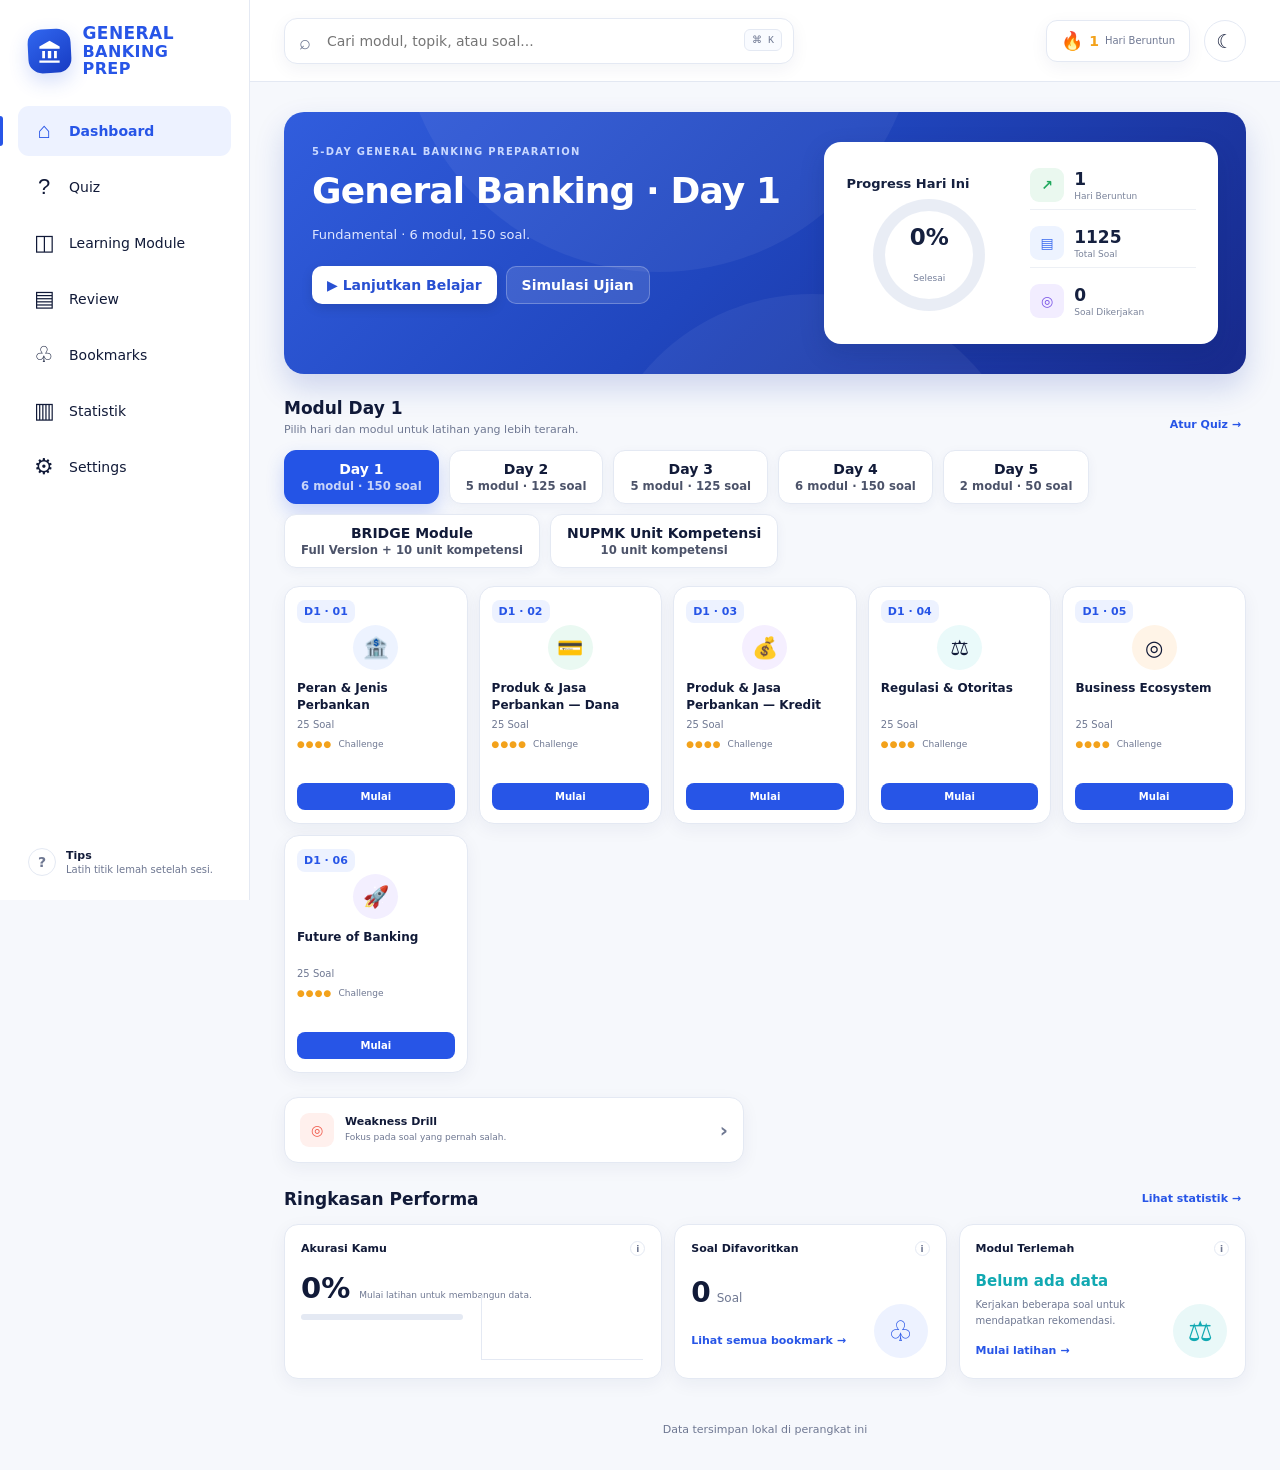
<file: index.html>
<!doctype html>
<html lang="id">
<head>
  <meta charset="utf-8" />
  <meta name="viewport" content="width=device-width, initial-scale=1" />
  <meta http-equiv="Cache-Control" content="no-cache, no-store, must-revalidate" />
  <meta http-equiv="Pragma" content="no-cache" />
  <meta http-equiv="Expires" content="0" />
  <meta name="theme-color" content="#2454e6" />
  <meta name="description" content="General Banking Prep — quiz trainer 5-Day untuk persiapan General Banking Program." />
  <title>General Banking Prep</title>
  <script>
    (()=>{
      const BUILD='2026.08.25.2045-pure-quiz-navigation-v40';
      const KEY='gbpForcedCacheBuild';
      const REFRESH_PARAM='_gbp_build';
      const clearRuntime=async()=>{
        try{if('serviceWorker' in navigator){const regs=await navigator.serviceWorker.getRegistrations();await Promise.all(regs.map(r=>r.unregister()));}}catch(e){}
        try{if('caches' in window){const names=await caches.keys();await Promise.all(names.map(n=>caches.delete(n)));}}catch(e){}
      };
      const cleanRefreshParam=()=>{
        try{
          const u=new URL(location.href);
          if(u.searchParams.has(REFRESH_PARAM)){
            u.searchParams.delete(REFRESH_PARAM);
            history.replaceState(history.state,'',`${u.pathname}${u.search}${u.hash}`);
          }
        }catch(e){}
      };
      window.__GBP_BUILD__=BUILD;
      (async()=>{
        let live=BUILD;
        try{
          const res=await fetch(`version.json?t=${Date.now()}`,{cache:'no-store'});
          const remote=await res.json();
          live=remote?.build||BUILD;
        }catch(e){}
        try{
          const previous=localStorage.getItem(KEY);
          if(!previous){
            localStorage.setItem(KEY,live);
            cleanRefreshParam();
            return;
          }
          if(previous!==live){
            await clearRuntime();
            localStorage.setItem(KEY,live);
            const u=new URL(location.href);
            u.searchParams.set(REFRESH_PARAM,live);
            location.replace(u.toString());
            return;
          }
        }catch(e){}
        cleanRefreshParam();
      })();
    })();
  </script>
  <link rel="stylesheet" href="css/style.css?v=2026.08.25.1500-learning-module-v34" />
  <link rel="stylesheet" href="css/v5.css?v=2026.08.25.1500-learning-module-v34" />
  <link rel="stylesheet" href="css/learning-module.css?v=2026.08.25.1945-learning-expert-v39" />
  <link rel="preload" href="js/questions.js?v=2026.08.25.1304-manual-nav-gold-v33" as="script" />
</head>
<body>
  <div class="app-layout">
    <aside class="sidebar" id="sidebar">
      <div class="brand" data-view="dashboardView" role="button" tabindex="0">
        <div class="brand-mark" aria-hidden="true">
          <svg viewBox="0 0 48 48"><path d="M24 5 6 15v4h36v-4L24 5Zm-13 18h5v13h-5V23Zm10 0h6v13h-6V23Zm11 0h5v13h-5V23ZM6 40h36v4H6v-4Z"/></svg>
        </div>
        <div class="brand-copy"><strong>GENERAL</strong><span>BANKING PREP</span></div>
      </div>

      <nav class="nav-list" aria-label="Navigasi utama">
        <button class="nav-item active" data-view="dashboardView"><span class="nav-icon">⌂</span><span>Dashboard</span></button>
        <button class="nav-item" data-view="quizSetupView"><span class="nav-icon">?</span><span>Quiz</span></button>
        <button class="nav-item" data-view="learningModuleView"><span class="nav-icon">◫</span><span>Learning Module</span></button>
        <button class="nav-item" data-view="reviewView"><span class="nav-icon">▤</span><span>Review</span></button>
        <button class="nav-item" data-view="bookmarksView"><span class="nav-icon">♧</span><span>Bookmarks</span></button>
        <button class="nav-item" data-view="statisticsView"><span class="nav-icon">▥</span><span>Statistik</span></button>
        <button class="nav-item" data-view="settingsView"><span class="nav-icon">⚙</span><span>Settings</span></button>
      </nav>

      <div class="sidebar-spacer"></div>
      <div class="sidebar-study-card">
        <div class="mini-badge">5-DAY CHALLENGE</div>
        <strong>24 Modul · V5 Generator Edition</strong>
        <p><span id="sideQuestionCount">432</span> soal menantang. Progress tersimpan otomatis.</p>
        <button class="sidebar-cta" id="sideQuickBtn">Mulai Hard Drill</button>
      </div>
      <div class="sidebar-help"><span class="help-dot">?</span><div><strong>Tips</strong><small>Latih titik lemah setelah sesi.</small></div></div>
    </aside>

    <div class="app-main">
      <header class="topbar">
        <button class="mobile-menu-btn" id="mobileMenuBtn" aria-label="Buka menu">☰</button>
        <div class="search-wrap">
          <span class="search-icon">⌕</span>
          <input id="globalSearch" type="search" placeholder="Cari modul, topik, atau soal..." autocomplete="off" />
          <kbd>⌘ K</kbd>
          <div id="searchResults" class="search-results hidden"></div>
        </div>
        <div class="top-actions">
          <div class="streak-pill" title="Hari belajar beruntun"><span>🔥</span><strong id="streakCount">1</strong><small>Hari Beruntun</small></div>
          <button class="icon-btn" id="themeToggle" aria-label="Ubah tema">☾</button>
          <div class="profile-chip"><div class="avatar">GB</div><div class="profile-copy"><strong>General Banking</strong><small>5-Day Prep</small></div></div>
        </div>
      </header>

      <main class="content">
        <!-- DASHBOARD -->
        <section id="dashboardView" class="view active">
          <section class="hero-card">
            <div class="hero-copy">
              <span class="hero-kicker">5-Day General Banking Preparation</span>
              <h1 id="heroTitle">General Banking · Day 1</h1>
              <p id="heroDescription">Latihan berbasis kasus dengan distraktor yang sengaja dibuat rapat. Fokusnya memahami konsep, bukan menebak pola jawaban.</p>
              <div class="hero-actions">
                <button class="btn btn-white" id="continueLearningBtn">▶ Lanjutkan Belajar</button>
                <button class="btn btn-glass" id="heroExamBtn">Simulasi Ujian</button>
              </div>
            </div>
            <div class="hero-progress-card">
              <div>
                <h3>Progress Hari Ini</h3>
                <div class="donut-wrap">
                  <div class="donut" id="todayDonut"><span id="todayProgress">0%</span><small>Selesai</small></div>
                </div>
              </div>
              <div class="hero-metrics">
                <div class="hero-metric"><span class="metric-icon green">↗</span><div><strong id="heroStreak">1</strong><small>Hari Beruntun</small></div></div>
                <div class="hero-metric"><span class="metric-icon blue">▤</span><div><strong id="heroTotalQuestions">432</strong><small>Total Soal</small></div></div>
                <div class="hero-metric"><span class="metric-icon purple">◎</span><div><strong id="heroAnswered">0</strong><small>Soal Dikerjakan</small></div></div>
              </div>
            </div>
          </section>

          <section class="section-block">
            <div class="section-title-row"><div><h2 id="moduleSectionTitle">Modul Day 1</h2><p>Pilih hari dan modul untuk latihan yang lebih terarah.</p></div><button class="text-link" id="allModulesBtn">Atur Quiz →</button></div>
            <div id="dayTabs" class="day-tabs" aria-label="Pilih hari"></div>
            <div id="dashboardModuleGrid" class="module-showcase"></div>
          </section>

          <section class="section-block">
            <div class="section-title-row compact"><h2>Aksi Cepat</h2></div>
            <div class="quick-actions">
              <button class="quick-card" id="practiceQuick"><span class="quick-icon blue">◎</span><div><strong>Practice Mode</strong><small>Feedback & pembahasan langsung setelah jawab.</small></div><b>›</b></button>
              <button class="quick-card" id="examQuick"><span class="quick-icon purple">▣</span><div><strong>Exam Mode</strong><small>Simulasi tanpa feedback sampai sesi selesai.</small></div><b>›</b></button>
              <button class="quick-card" id="quickDrillBtn"><span class="quick-icon green">ϟ</span><div><strong>Quick Drill 10 Soal</strong><small>Hard-biased: Expert + Challenge dari Day yang dipilih.</small></div><b>›</b></button>
              <button class="quick-card" id="weaknessDrillBtn"><span class="quick-icon red">◎</span><div><strong>Weakness Drill</strong><small>Fokus pada soal yang pernah salah.</small></div><b>›</b></button>
            </div>
          </section>

          <section class="section-block">
            <div class="section-title-row compact"><h2>Ringkasan Performa</h2><button class="text-link" data-view="statisticsView">Lihat statistik →</button></div>
            <div class="performance-summary">
              <article class="summary-card accuracy-card">
                <div class="card-head"><span>Akurasi Kamu</span><span class="info-dot">i</span></div>
                <div class="accuracy-main"><strong id="dashboardAccuracy">0%</strong><span id="accuracyDelta">Mulai latihan untuk membangun data.</span></div>
                <div class="thin-progress"><span id="accuracyProgress"></span></div>
                <div id="miniTrend" class="mini-chart" aria-hidden="true"></div>
              </article>
              <article class="summary-card">
                <div class="card-head"><span>Soal Difavoritkan</span><span class="info-dot">i</span></div>
                <div class="big-stat"><strong id="bookmarkCount">0</strong><span>Soal</span></div>
                <button class="text-link left" data-view="bookmarksView">Lihat semua bookmark →</button>
                <div class="watermark-icon">♧</div>
              </article>
              <article class="summary-card weakest-card">
                <div class="card-head"><span>Modul Terlemah</span><span class="info-dot">i</span></div>
                <strong id="weakestModule">Belum ada data</strong>
                <p id="weakestDetail">Kerjakan beberapa soal untuk mendapatkan rekomendasi.</p>
                <button class="text-link left" id="weakestStartBtn">Mulai latihan →</button>
                <div class="watermark-icon teal">⚖</div>
              </article>
            </div>
          </section>
        </section>

        <!-- QUIZ SETUP -->
        <section id="quizSetupView" class="view">
          <div class="page-heading"><div><span class="eyebrow">Quiz Setup</span><h1>Atur Sesi Latihan</h1><p>Pilih modul, mode, jumlah soal, lalu mulai.</p></div></div>
          <div class="setup-layout">
            <section class="surface setup-main">
              <div class="section-title-row"><div><h2>Pilih Materi</h2><p>Bisa satu modul atau kombinasi beberapa modul.</p></div><button id="selectAllBtn" class="text-link">Pilih semua</button></div>
              <div class="setup-day-row"><span class="field-label">Filter Hari</span><div id="setupDayTabs" class="day-tabs compact-tabs"></div></div>
              <div id="moduleGrid" class="setup-module-grid"></div>
            </section>
            <aside class="surface setup-side">
              <h2>Pengaturan Sesi</h2>
              <label class="field-label">Mode</label>
              <div class="segmented" id="modeSelector"><button class="segment active" data-mode="practice">Practice</button><button class="segment" data-mode="exam">Exam</button></div>
              <p class="field-help" id="modeHelp">Feedback + pembahasan muncul langsung setelah menjawab.</p>
              <label class="field-label" for="questionCount">Jumlah soal</label>
              <select id="questionCount" class="select-input"><option value="10">10 soal</option><option value="25" selected>25 soal</option><option value="all">Semua soal terpilih</option></select>
              <label class="field-label">Randomisasi</label>
              <label class="toggle-row"><span>Acak urutan soal</span><input type="checkbox" id="shuffleQuestions"><i></i></label>
              <label class="toggle-row"><span>Acak pilihan jawaban</span><input type="checkbox" id="shuffleOptions" checked><i></i></label>
              <button id="startQuizBtn" class="btn btn-primary full">Mulai Latihan <span>→</span></button>
            </aside>
          </div>
        </section>

        <!-- QUIZ -->
        <section id="quizView" class="view quiz-page">
          <div class="breadcrumb"><button data-view="dashboardView" id="breadcrumbDay">Day 1</button><span>›</span><button data-view="quizSetupView">Quiz</button><span>›</span><strong id="breadcrumbModule">Semua Modul</strong></div>
          <section class="quiz-status surface">
            <div><strong id="quizModeTitle">Practice Mode</strong><small id="quizModeSubtitle">Belajar santai tanpa tekanan</small></div>
            <div class="quiz-progress-block"><div class="status-label"><strong id="questionCounter">Soal 1 dari 10</strong><span id="progressPercent">0%</span></div><div class="progress-track"><span id="progressBar"></span></div></div>
            <div class="status-metric"><span class="clock-icon">◷</span><div><small id="timeLabel">Waktu</small><strong id="timerText">00:00</strong></div></div>
            <div class="status-metric"><div><small>Skor Sementara</small><strong class="score-live" id="liveScore">0%</strong><span id="liveCorrect">0 benar</span></div></div>
          </section>

          <div class="quiz-layout">
            <article class="surface question-panel">
              <div class="question-heading-row"><span class="question-badge" id="questionBadge">Soal 1</span><button id="markQuestionBtn" class="inline-action">♧ Tandai soal</button></div>
              <h2 id="questionText"></h2>
              <div id="optionsList" class="answer-list"></div>
              <div id="feedbackBox" class="feedback-panel hidden"></div>
              <div class="explanation-accordion">
                <button id="explanationToggle"><span>▤</span><div><strong>Catatan & Pembahasan</strong><small id="explanationHint">Buka setelah menjawab untuk melihat penjelasan dan materi terkait.</small></div><b>⌄</b></button>
                <div id="notePanel" class="note-panel hidden"><textarea id="questionNote" placeholder="Tulis catatan singkat untuk soal ini..."></textarea><div class="note-actions"><small>Catatan tersimpan lokal di browser.</small><button id="saveNoteBtn" class="btn btn-soft">Simpan Catatan</button></div></div>
              </div>
            </article>

            <aside class="quiz-side-column">
              <section class="surface module-info-card"><div class="module-info-head"><span class="module-icon" id="quizModuleIcon">🏦</span><div><strong id="moduleTag">Semua Modul</strong><small id="modulePosition">Day 1</small></div></div><hr><small>Tingkat Kesulitan</small><div class="difficulty-row"><span id="difficultyDots"></span><strong id="difficultyTag">Mudah</strong></div><div class="two-actions"><button id="bookmarkBtn" class="btn btn-soft">♧ Bookmark</button><button id="openNoteBtn" class="btn btn-soft">▤ Catatan</button></div></section>
              <section class="surface navigator-card"><h3>Navigasi Soal</h3><div class="navigator-legend"><span><i class="done"></i>Dijawab</span><span><i class="current"></i>Saat ini</span><span><i></i>Belum</span><span><i class="flagged"></i>Ditandai</span></div><div id="questionNavigator" class="question-navigator"></div><div class="tip-box"><span>💡</span><div><strong>Tip</strong><p>Kalau ragu, tandai dulu. Review semua soal yang ditandai sebelum selesai.</p></div></div></section>
            </aside>
          </div>

          <div class="quiz-bottom-nav"><button id="prevBtn" class="btn btn-outline">← Sebelumnya</button><button id="skipBtn" class="btn btn-outline">Lewati</button><button id="nextBtn" class="btn btn-primary">Selanjutnya →</button></div>
        </section>

        <!-- RESULT -->
        <section id="resultView" class="view">
          <section class="result-hero">
            <div class="result-illustration">✓</div>
            <div class="result-copy"><span>SELESAI</span><h1>Hasil Quiz</h1><p id="resultMessage">Sesi selesai. Lihat detail performa dan fokus latihan berikutnya.</p><div class="result-date" id="resultDate"></div></div>
            <div class="result-score-block"><small>Skor Akhir</small><strong id="resultScore">0<span>/100</span></strong><div id="resultBadge" class="result-badge">Mulai lagi</div></div>
            <div class="result-donut" id="resultDonut"><span id="resultAccuracy">0%</span><small>Akurasi</small></div>
          </section>
          <div class="result-stats"><article><span class="stat-round green">✓</span><div><small>Benar</small><strong id="resultCorrect">0</strong></div></article><article><span class="stat-round red">×</span><div><small>Salah</small><strong id="resultWrong">0</strong></div></article><article><span class="stat-round orange">○</span><div><small>Dilewati</small><strong id="resultSkipped">0</strong></div></article><article><span class="stat-round purple">◷</span><div><small>Waktu Pengerjaan</small><strong id="resultTime">0m 0d</strong></div></article></div>
          <div class="results-grid">
            <section class="surface result-review-card"><div class="section-title-row compact"><h2>Review Jawaban</h2><button class="text-link" id="openFullReview">Lihat Semua Review</button></div><div id="reviewPreview" class="review-preview"></div></section>
            <section class="surface module-result-card"><div class="section-title-row compact"><h2>Performa per Modul</h2></div><div id="resultModulePerformance"></div></section>
          </div>
          <section class="section-block"><div class="section-title-row compact"><h2>Insight Performa</h2></div><div id="resultInsights" class="insight-grid"></div></section>
          <section class="section-block"><div class="section-title-row compact"><h2>Rekomendasi Belajar Berikutnya</h2></div><div class="recommendations"><button class="recommend blue" id="retryWrongBtn"><span>↻</span><div><strong>Ulangi Soal Salah</strong><small>Perkuat konsep yang belum tepat di sesi ini.</small></div><b>→</b></button><button class="recommend orange" id="resultWeaknessBtn"><span>◎</span><div><strong>Weakness Drill</strong><small>Latihan dari akumulasi soal yang sering salah.</small></div><b>→</b></button><button class="recommend green" id="backHomeBtn"><span>⚑</span><div><strong>Kembali ke Dashboard</strong><small>Lihat progress dan pilih sesi berikutnya.</small></div><b>→</b></button></div></section>
        </section>

        <!-- LEARNING MODULE -->
        <section id="learningModuleView" class="view">
          <div id="learningModuleRoot"></div>
        </section>

        <!-- REVIEW -->
        <section id="reviewView" class="view">
          <div class="page-heading"><div><span class="eyebrow">Review</span><h1>Riwayat & Jawaban</h1><p>Pelajari kembali soal dari sesi terakhir dan riwayat latihan.</p></div></div>
          <section class="surface"><div class="section-title-row"><div><h2>Review Sesi Terakhir</h2><p id="reviewLastMeta">Belum ada sesi.</p></div><select id="reviewFilter" class="mini-select"><option value="all">Semua</option><option value="wrong">Salah</option><option value="correct">Benar</option><option value="skipped">Dilewati</option></select></div><div id="reviewList" class="full-review-list"></div></section>
        </section>

        <!-- BOOKMARKS -->
        <section id="bookmarksView" class="view">
          <div class="page-heading"><div><span class="eyebrow">Bookmarks</span><h1>Soal Ditandai</h1><p>Kumpulan soal yang ingin kamu buka lagi nanti.</p></div></div>
          <section class="surface"><div id="bookmarksList" class="bookmark-list"></div></section>
        </section>

        <!-- STATISTICS -->
        <section id="statisticsView" class="view">
          <div class="page-heading"><div><span class="eyebrow">Statistik</span><h1>Performa Belajar</h1><p>Lihat akurasi, intensitas latihan, dan kelemahan per modul.</p></div></div>
          <div id="statisticsCards" class="stat-big-grid"></div>
          <section class="surface stats-module-surface"><div class="section-title-row compact"><h2>Akurasi per Modul</h2></div><div id="performanceList" class="performance-list"></div></section>
          <section class="surface history-surface"><div class="section-title-row compact"><h2>Riwayat Sesi</h2></div><div id="historyList" class="history-list"></div></section>
        </section>

        <!-- SETTINGS -->
        <section id="settingsView" class="view">
          <div class="page-heading"><div><span class="eyebrow">Settings</span><h1>Pengaturan</h1><p>Preferensi disimpan di perangkat ini.</p></div></div>
          <div class="settings-grid">
            <section class="surface settings-card"><h2>Tampilan</h2><p>Gunakan tema terang atau gelap sesuai kenyamanan.</p><button id="settingsThemeBtn" class="btn btn-soft">Ganti Tema</button></section>
            <section class="surface settings-card danger-zone"><h2>Reset Progress</h2><p>Menghapus statistik, riwayat, weakness list, bookmark, dan catatan lokal.</p><button id="resetStatsBtn" class="btn btn-danger">Reset Semua Data</button></section>
          </div>
        </section>
      </main>

      <footer class="footer">Data tersimpan lokal di perangkat ini</footer>
    </div>
  </div>

  <div id="toast" class="toast hidden"></div>
  <div id="sidebarBackdrop" class="sidebar-backdrop hidden"></div>
  <script defer src="js/cache-control.js?v=2026.08.25.1304-manual-nav-gold-v33"></script>
  <script defer src="js/questions.js?v=2026.08.25.1304-manual-nav-gold-v33"></script>
  <script defer src="js/material-bank-core.js?v=2026.08.25.1304-manual-nav-gold-v33"></script>
  <script defer src="js/material-bank-d1.js?v=2026.08.25.1304-manual-nav-gold-v33"></script>
  <script defer src="js/material-bank-d2.js?v=2026.08.25.1304-manual-nav-gold-v33"></script>
  <script defer src="js/material-bank-d3.js?v=2026.08.25.1304-manual-nav-gold-v33"></script>
  <script defer src="js/material-bank-d4d5.js?v=2026.08.25.1304-manual-nav-gold-v33"></script>
  <script defer src="js/material-bank-extra.js?v=2026.08.25.1304-manual-nav-gold-v33"></script>
  <script defer src="js/bridge-module.js?v=2026.08.25.1304-manual-nav-gold-v33"></script>
  <script defer src="js/bridge-category.js?v=2026.08.25.1304-manual-nav-gold-v33"></script>
  <script defer src="js/nupmk-modules.js?v=2026.08.25.1304-manual-nav-gold-v33"></script>
  <script defer src="js/v5-patch.js?v=2026.08.25.1605-mobile-quiz-v36"></script>
  <script defer src="js/v23-quality-bank.js?v=2026.08.25.1304-manual-nav-gold-v33"></script>
  <script defer src="js/generate-progress.js?v=2026.08.25.1304-manual-nav-gold-v33"></script>
  <script defer src="js/v14-db-bank.js?v=2026.08.25.1304-manual-nav-gold-v33"></script>
  <script defer src="js/v16-dedupe.js?v=2026.08.25.1304-manual-nav-gold-v33"></script>
  <script defer src="js/app.js?v=2026.08.25.2045-pure-quiz-navigation-v40"></script>
  <script defer src="js/v10-usage-watch.js?v=2026.08.25.1625-manual-mobile-v37"></script>
  <script defer src="js/nupmk-ui.js?v=2026.08.25.1304-manual-nav-gold-v33"></script>
  <script defer src="js/learning-module-deep-data.js?v=2026.08.25.1945-learning-expert-v39"></script>
  <script defer src="js/learning-module-expert-data.js?v=2026.08.25.1945-learning-expert-v39"></script>
  <script defer src="js/learning-module.js?v=2026.08.25.1945-learning-expert-v39"></script>
</body>
</html>
</file>
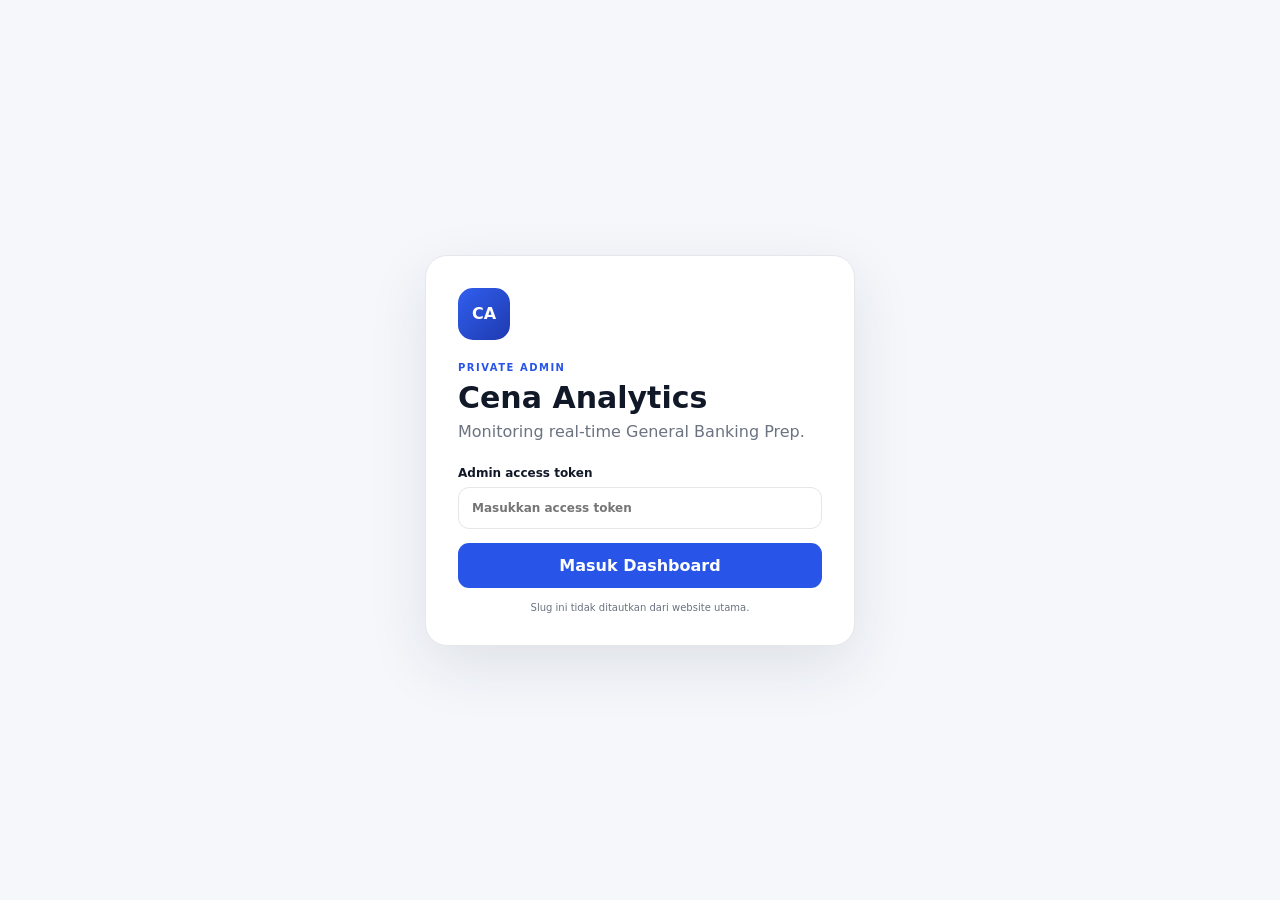
<file: cenaidja/index.html>
<!doctype html>
<html lang="id">
<head>
  <meta charset="utf-8" />
  <meta name="viewport" content="width=device-width,initial-scale=1" />
  <meta name="robots" content="noindex,nofollow,noarchive" />
  <meta name="theme-color" content="#111827" />
  <title>Cena Analytics</title>
  <link rel="stylesheet" href="css/admin.css?v=2026.08.21.1812" />
</head>
<body>
  <div id="loginView" class="login-shell">
    <form id="loginForm" class="login-card">
      <div class="logo">CA</div><span class="eyebrow">PRIVATE ADMIN</span><h1>Cena Analytics</h1><p>Monitoring real-time General Banking Prep.</p>
      <label>Admin access token<input id="tokenInput" type="password" autocomplete="current-password" placeholder="Masukkan access token" required /></label>
      <button type="submit">Masuk Dashboard</button><small>Slug ini tidak ditautkan dari website utama.</small><div id="loginError" class="error hidden">Token tidak valid atau koneksi gagal.</div>
    </form>
  </div>
  <div id="dashboardView" class="dashboard hidden">
    <aside><div class="brand"><div class="logo small">CA</div><div><strong>Cena Analytics</strong><span>General Banking Prep</span></div></div><nav><button class="active">Overview</button><button id="refreshSide">Refresh Data</button><button id="logoutBtn">Logout</button></nav><div class="privacy"><strong>Telemetry</strong><p>Lokasi presisi hanya tampil bila user sebelumnya memberi izin geolocation. Selain itu tampil timezone/device.</p></div></aside>
    <main><header><div><span class="eyebrow">REAL-TIME MONITORING</span><h1>Traffic & Usage</h1><p id="lastUpdated">Belum dimuat</p></div><button id="refreshBtn">↻ Refresh</button></header>
      <section class="kpis"><article><span>Live sekarang</span><strong id="activeUsers">0</strong><small>aktif ≤ 90 detik</small></article><article><span>Aktif 5 menit</span><strong id="active5m">0</strong><small>recent sessions</small></article><article><span>User hari ini</span><strong id="usersToday">0</strong><small>unique browser session</small></article><article><span>Visits hari ini</span><strong id="visitsToday">0</strong><small>page opens</small></article><article><span>Quiz hari ini</span><strong id="quizzesToday">0</strong><small>quiz starts</small></article><article><span>Soal generated</span><strong id="generatedToday">0</strong><small id="generatedAll">0 total</small></article></section>
      <section class="grid two"><article class="panel"><div class="panel-head"><h2>Traffic 14 Hari</h2><span>daily</span></div><div id="dailyChart" class="bar-chart"></div></article><article class="panel"><div class="panel-head"><h2>Jam Paling Aktif Hari Ini</h2><span>WIB</span></div><div id="hourChart" class="hour-chart"></div></article></section>
      <section class="grid two"><article class="panel"><div class="panel-head"><h2>Modul Paling Laku</h2><span>open + quiz + generate</span></div><div id="moduleTable" class="rows"></div></article><article class="panel"><div class="panel-head"><h2>Device & Timezone</h2><span>30 hari</span></div><div class="split"><div><h3>Device</h3><div id="deviceRows" class="rows mini"></div></div><div><h3>Timezone</h3><div id="timezoneRows" class="rows mini"></div></div></div></article></section>
      <section class="panel"><div class="panel-head"><h2>Active User Process</h2><span id="activeLabel">0 sesi recent</span></div><div class="table-wrap"><table><thead><tr><th>Session</th><th>Last seen</th><th>Page</th><th>Day/Module</th><th>Device</th><th>Location</th><th>Generate</th><th>Event</th></tr></thead><tbody id="sessionTable"></tbody></table></div></section>
      <section class="panel"><div class="panel-head"><h2>Recent Events</h2><span>latest 80</span></div><div class="table-wrap"><table><thead><tr><th>Time</th><th>Session</th><th>Event</th><th>Day</th><th>Module</th><th>Questions</th></tr></thead><tbody id="eventTable"></tbody></table></div></section>
      <footer>Data analytics disimpan di Supabase. Dashboard auto-refresh setiap 30 detik.</footer>
    </main>
  </div><script src="js/admin.js?v=2026.08.21.1812"></script><script src="js/question-bank-admin.js?v=2026.08.21.1812"></script>
<script src="js/learning-insights.js?v=2026.08.21.1812"></script></body></html>
</file>
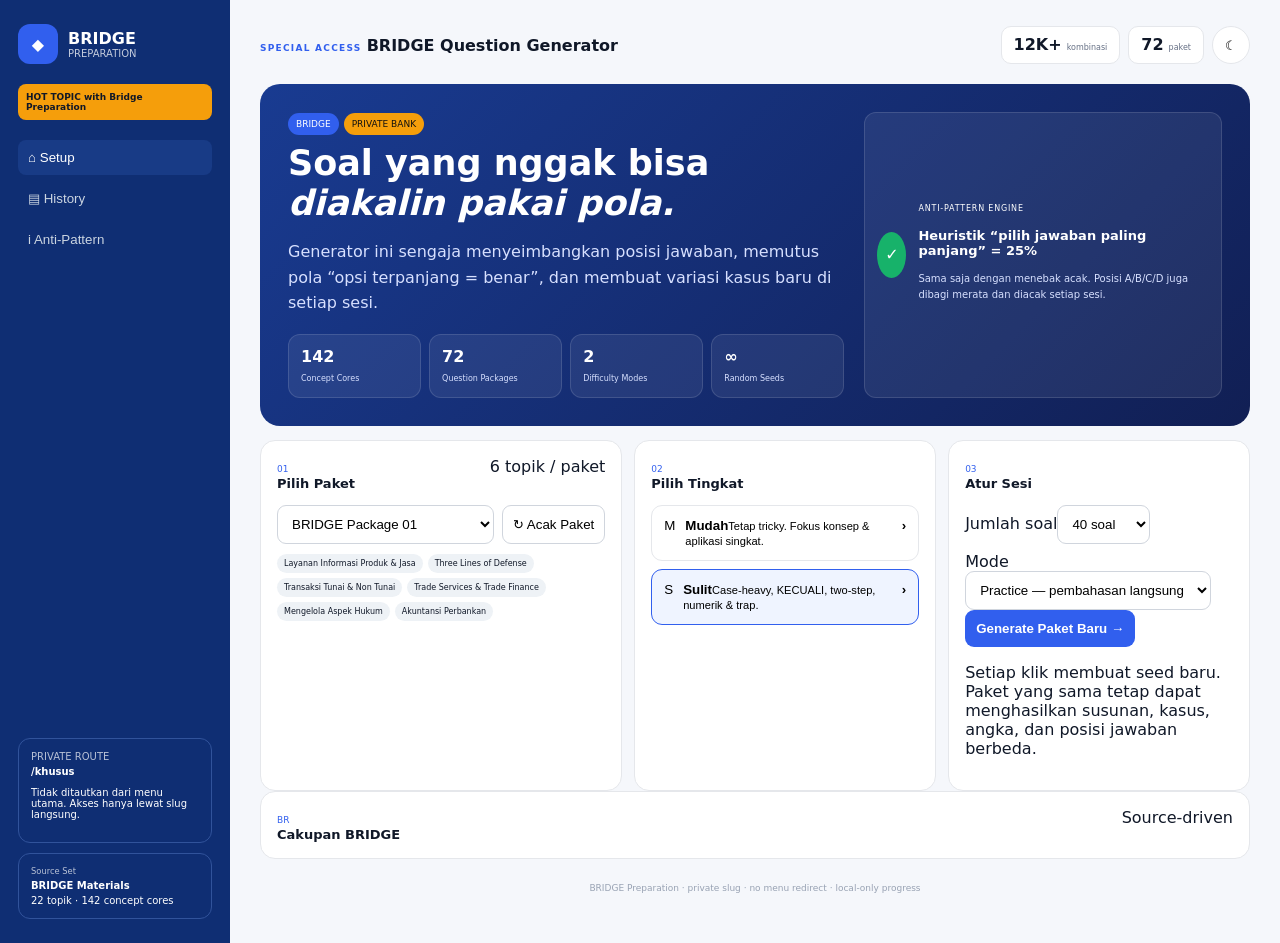
<file: khusus/index.html>
<!doctype html>
<html lang="id">
<head>
  <meta charset="utf-8" />
  <meta name="viewport" content="width=device-width,initial-scale=1" />
  <meta name="robots" content="noindex,nofollow,noarchive" />
  <meta name="theme-color" content="#0f2e73" />
  <title>BRIDGE Preparation — Special Access</title>
</head>
<body>
  <div class="shell">
    <aside class="side">
      <div class="brand-lockup">
        <div class="brand-icon">◆</div>
        <div><strong>BRIDGE</strong><span>PREPARATION</span></div>
      </div>
      <div class="hot-badge">HOT TOPIC with Bridge Preparation</div>
      <nav class="special-nav">
        <button class="active" data-special-view="setup"><span>⌂</span> Setup</button>
        <button data-special-view="history"><span>▤</span> History</button>
        <button data-special-view="about"><span>i</span> Anti-Pattern</button>
      </nav>
      <div class="side-spacer"></div>
      <div class="secret-card">
        <span>PRIVATE ROUTE</span>
        <strong>/khusus</strong>
        <p>Tidak ditautkan dari menu utama. Akses hanya lewat slug langsung.</p>
      </div>
      <div class="source-card">
        <small>Source Set</small>
        <strong>BRIDGE Materials</strong>
        <span>22 topik · 142 concept cores</span>
      </div>
    </aside>

    <main class="main">
      <header class="topbar">
        <div>
          <span class="eyebrow">SPECIAL ACCESS</span>
          <strong>BRIDGE Question Generator</strong>
        </div>
        <div class="top-actions">
          <div class="stat-pill"><b id="comboCount">12K+</b><span>kombinasi</span></div>
          <div class="stat-pill"><b>72</b><span>paket</span></div>
          <button id="themeBtn" class="icon-btn" title="Ubah tema">☾</button>
        </div>
      </header>

      <section id="setupView" class="view active">
        <section class="hero">
          <div class="hero-copy">
            <div class="hero-tags"><span>BRIDGE</span><span class="amber">PRIVATE BANK</span></div>
            <h1>Soal yang nggak bisa<br><em>diakalin pakai pola.</em></h1>
            <p>Generator ini sengaja menyeimbangkan posisi jawaban, memutus pola “opsi terpanjang = benar”, dan membuat variasi kasus baru di setiap sesi.</p>
            <div class="hero-mini-stats">
              <div><b>142</b><span>Concept Cores</span></div>
              <div><b>72</b><span>Question Packages</span></div>
              <div><b>2</b><span>Difficulty Modes</span></div>
              <div><b>∞</b><span>Random Seeds</span></div>
            </div>
          </div>
          <div class="anti-pattern-card">
            <div class="shield">✓</div>
            <div>
              <span class="mini-title">ANTI-PATTERN ENGINE</span>
              <h3>Heuristik “pilih jawaban paling panjang” = 25%</h3>
              <p>Sama saja dengan menebak acak. Posisi A/B/C/D juga dibagi merata dan diacak setiap sesi.</p>
            </div>
          </div>
        </section>

        <section class="setup-grid">
          <article class="panel">
            <div class="panel-head"><div><span class="step">01</span><h2>Pilih Paket</h2></div><span id="packageTopicCount">6–9 topik / paket</span></div>
            <div class="package-row">
              <select id="packageSelect"></select>
              <button id="randomPackageBtn" class="soft-btn">↻ Acak Paket</button>
            </div>
            <div id="packageTopics" class="topic-chips"></div>
          </article>

          <article class="panel">
            <div class="panel-head"><div><span class="step">02</span><h2>Pilih Tingkat</h2></div></div>
            <div class="difficulty-grid">
              <button class="difficulty-card" data-difficulty="mudah">
                <span class="diff-icon easy">M</span><div><strong>Mudah</strong><small>Tetap tricky. Fokus konsep & aplikasi singkat.</small></div><b>›</b>
              </button>
              <button class="difficulty-card active" data-difficulty="sulit">
                <span class="diff-icon hard">S</span><div><strong>Sulit</strong><small>Case-heavy, KECUALI, two-step, numerik & trap.</small></div><b>›</b>
              </button>
            </div>
          </article>

          <article class="panel">
            <div class="panel-head"><div><span class="step">03</span><h2>Atur Sesi</h2></div></div>
            <div class="session-options">
              <label><span>Jumlah soal</span><select id="questionCount"><option value="20">20 soal</option><option value="40" selected>40 soal</option><option value="60">60 soal</option><option value="100">100 soal</option></select></label>
              <label><span>Mode</span><select id="modeSelect"><option value="practice">Practice — pembahasan langsung</option><option value="exam">Exam — pembahasan di akhir</option></select></label>
            </div>
            <button id="startBtn" class="primary-btn">Generate Paket Baru <span>→</span></button>
            <p class="microcopy">Setiap klik membuat seed baru. Paket yang sama tetap dapat menghasilkan susunan, kasus, angka, dan posisi jawaban berbeda.</p>
          </article>
        </section>

        <section class="coverage panel wide-panel">
          <div class="panel-head"><div><span class="step">BR</span><h2>Cakupan BRIDGE</h2></div><span>Source-driven</span></div>
          <div id="coverageGrid" class="coverage-grid"></div>
        </section>
      </section>

      <section id="quizView" class="view">
        <div class="quiz-top">
          <div><span id="quizPackage" class="eyebrow">BR-01</span><h2 id="quizDifficulty">Sulit</h2></div>
          <div class="progress-wrap"><div><b id="counter">1 / 40</b><span id="progressPct">0%</span></div><div class="progress"><i id="progressBar"></i></div></div>
          <div class="timer"><span>◷</span><div><small>Waktu</small><b id="timer">00:00</b></div></div>
          <div class="score-live"><small>Akurasi</small><b id="liveScore">0%</b></div>
        </div>

        <div class="quiz-layout">
          <article class="question-card">
            <div class="question-meta"><span id="topicPill">Topic</span><span id="trapPill" class="trap hidden">TRAP QUESTION</span></div>
            <h1 id="questionText"></h1>
            <div id="options" class="options"></div>
            <div id="feedback" class="feedback hidden"></div>
            <div class="source-line"><span>Source</span><b id="sourceText">BRIDGE</b></div>
          </article>
          <aside class="quiz-side">
            <div class="side-panel">
              <h3>Navigator</h3>
              <div class="legend"><span><i class="done"></i>Jawab</span><span><i class="now"></i>Saat ini</span><span><i></i>Belum</span></div>
              <div id="navigator" class="navigator"></div>
            </div>
            <div class="side-panel cue-card">
              <span>⚠</span><div><strong>Trap awareness</strong><p>Perhatikan kata <b>KECUALI</b>, <b>PALING TIDAK</b>, dan perbedaan “primary vs secondary”.</p></div>
            </div>
            <button id="finishEarlyBtn" class="finish-btn">Selesaikan Sesi</button>
          </aside>
        </div>
        <div class="quiz-actions"><button id="prevBtn" class="outline-btn">← Sebelumnya</button><button id="skipBtn" class="outline-btn">Lewati</button><button id="nextBtn" class="primary-btn compact">Selanjutnya →</button></div>
      </section>

      <section id="resultView" class="view">
        <section class="result-hero">
          <div class="result-badge-big">✓</div>
          <div><span class="eyebrow">SESSION COMPLETE</span><h1>BRIDGE Result</h1><p id="resultSubtitle">Paket selesai.</p></div>
          <div class="score-block"><small>Skor</small><b id="resultScore">0</b><span>/100</span></div>
          <div id="resultDonut" class="donut"><b id="resultAccuracy">0%</b><span>Akurasi</span></div>
        </section>
        <div class="result-stats">
          <div><span class="green">✓</span><p><small>Benar</small><b id="correctCount">0</b></p></div>
          <div><span class="red">×</span><p><small>Salah</small><b id="wrongCount">0</b></p></div>
          <div><span class="orange">○</span><p><small>Lewat</small><b id="skipCount">0</b></p></div>
          <div><span class="purple">◷</span><p><small>Waktu</small><b id="resultTime">0m</b></p></div>
        </div>
        <div class="result-grid">
          <article class="panel"><div class="panel-head"><div><h2>Performa Topik</h2></div></div><div id="topicPerformance" class="topic-performance"></div></article>
          <article class="panel"><div class="panel-head"><div><h2>Audit Pola Sesi</h2></div></div><div id="patternAudit" class="pattern-audit"></div></article>
        </div>
        <article class="panel review-panel"><div class="panel-head"><div><h2>Review Soal</h2></div><select id="reviewFilter"><option value="all">Semua</option><option value="wrong">Salah saja</option><option value="trap">Trap saja</option></select></div><div id="reviewList" class="review-list"></div></article>
        <div class="result-actions"><button id="newVariantBtn" class="primary-btn">Generate Variant Baru</button><button id="samePackageBtn" class="soft-btn">Paket Sama, Seed Baru</button></div>
      </section>

      <section id="historyView" class="view">
        <div class="page-title"><span class="eyebrow">LOCAL HISTORY</span><h1>Riwayat BRIDGE</h1><p>Disimpan hanya di browser ini.</p></div>
        <div id="historyList" class="history-list panel"></div>
      </section>

      <section id="aboutView" class="view">
        <div class="page-title"><span class="eyebrow">ANTI-PATTERN</span><h1>Kenapa lebih susah ditebak?</h1><p>Engine memisahkan kualitas soal dari pola tampilan jawabannya.</p></div>
        <div class="about-grid">
          <article class="panel"><span class="about-no">01</span><h3>Balanced answer slots</h3><p>Untuk sesi 40 soal, targetnya 10 jawaban benar di A, B, C, dan D — tetapi urutannya diacak.</p></article>
          <article class="panel"><span class="about-no">02</span><h3>Longest-option decoy</h3><p>Opsi terpanjang sengaja ditempatkan independen dari jawaban benar. Akurasinya dipaksa sekitar 25%.</p></article>
          <article class="panel"><span class="about-no">03</span><h3>Near-neighbor distractors</h3><p>Distraktor berasal dari konsep satu keluarga: misalnya Capacity vs Capital vs Collateral, bukan jawaban ngawur.</p></article>
          <article class="panel"><span class="about-no">04</span><h3>Case mutation</h3><p>Nama, nominal, urutan, wording, dan sebagian kasus berubah berdasarkan seed sehingga sesi tidak identik.</p></article>
          <article class="panel"><span class="about-no">05</span><h3>Fair traps</h3><p>Jebakan ada pada ketelitian konsep — KECUALI, primary/secondary, CDD/EDD, CTR/STR — bukan kalimat ambigu.</p></article>
          <article class="panel"><span class="about-no">06</span><h3>Cross-topic integration</h3><p>Mode sulit dapat menggabungkan risk, KYC, 3LoD, PDP, BCM, kredit, dan akuntansi dalam satu kasus.</p></article>
        </div>
      </section>

      <footer>BRIDGE Preparation · private slug · no menu redirect · local-only progress</footer>
    </main>
  </div>
  <div id="toast" class="toast hidden"></div>
  <script src="bridge-loader.js"></script>
</body>
</html>
</file>
<file: css/style.css>
:root{
  --bg:#f6f8fc; --surface:#ffffff; --surface-2:#f9fbff; --sidebar:#ffffff; --text:#111a38; --muted:#6f7892; --line:#e4e9f3;
  --primary:#2755e7; --primary-2:#1640c7; --primary-soft:#edf2ff; --blue:#2d66ec; --green:#19b96b; --green-soft:#eaf9f1;
  --purple:#8057e9; --purple-soft:#f3efff; --orange:#f3a21b; --orange-soft:#fff5e6; --red:#f25959; --red-soft:#fff0f0; --teal:#12a9b2;
  --shadow:0 10px 28px rgba(26,45,91,.07); --shadow-sm:0 5px 18px rgba(26,45,91,.055); --radius:18px;
}
[data-theme="dark"]{
  --bg:#0f1422; --surface:#171d2c; --surface-2:#1b2233; --sidebar:#141a28; --text:#edf2ff; --muted:#99a5bf; --line:#2a3348;
  --primary-soft:#1b2b5c; --green-soft:#163529; --purple-soft:#2b2444; --orange-soft:#3a2e1a; --red-soft:#3a2226; --shadow:0 12px 32px rgba(0,0,0,.22); --shadow-sm:0 5px 18px rgba(0,0,0,.15);
}
*{box-sizing:border-box} html{scroll-behavior:smooth} body{margin:0;font-family:Inter,system-ui,-apple-system,Segoe UI,sans-serif;background:var(--bg);color:var(--text);font-size:14px;transition:.2s background,.2s color} button,input,select,textarea{font:inherit} button{color:inherit}.hidden{display:none!important}
.app-layout{min-height:100vh;display:flex}.sidebar{width:250px;background:var(--sidebar);border-right:1px solid var(--line);position:fixed;inset:0 auto 0 0;z-index:30;padding:24px 18px;display:flex;flex-direction:column;transition:.25s transform}.app-main{margin-left:250px;min-width:0;flex:1}.topbar{height:82px;background:color-mix(in srgb,var(--surface) 94%,transparent);border-bottom:1px solid var(--line);display:flex;align-items:center;padding:0 34px;gap:26px;position:sticky;top:0;z-index:20;backdrop-filter:blur(14px)}.content{max-width:1320px;margin:0 auto;padding:30px 34px 20px}.footer{text-align:center;color:var(--muted);font-size:11px;padding:24px 20px 34px}
.brand{display:flex;align-items:center;gap:11px;padding:0 10px 28px;cursor:pointer}.brand-mark{width:44px;height:44px;border-radius:14px;background:linear-gradient(145deg,#3167f0,#173bc2);display:grid;place-items:center;box-shadow:0 8px 20px rgba(39,85,231,.2);transform:rotate(-3deg)}.brand-mark svg{width:27px;height:27px;fill:white;transform:rotate(3deg)}.brand-copy{display:flex;flex-direction:column;line-height:1.1;letter-spacing:.03em}.brand-copy strong{color:var(--primary);font-size:17px}.brand-copy span{color:var(--primary);font-size:16px;font-weight:700}.nav-list{display:grid;gap:6px}.nav-item{border:0;background:transparent;display:flex;align-items:center;gap:13px;padding:12px 14px;border-radius:11px;cursor:pointer;color:var(--text);text-align:left;font-weight:500;position:relative}.nav-item:hover{background:var(--surface-2)}.nav-item.active{background:var(--primary-soft);color:var(--primary);font-weight:650}.nav-item.active:before{content:"";position:absolute;left:-18px;width:3px;height:30px;background:var(--primary);border-radius:0 6px 6px 0}.nav-icon{font-size:22px;width:24px;text-align:center;font-family:Arial,sans-serif}.sidebar-spacer{flex:1}.sidebar-study-card{background:linear-gradient(155deg,#1639c0,#27238d);color:white;border-radius:17px;padding:18px;box-shadow:0 12px 24px rgba(30,50,160,.2)}.sidebar-study-card .mini-badge{font-size:9px;letter-spacing:.14em;font-weight:800;color:#aecdff;margin-bottom:9px}.sidebar-study-card strong{display:block;font-size:15px;line-height:1.35}.sidebar-study-card p{font-size:11px;line-height:1.65;color:#dfe8ff}.sidebar-cta{width:100%;border:1px solid rgba(255,255,255,.3);background:linear-gradient(135deg,#2b6dff,#2963db);color:#fff;border-radius:10px;padding:10px;cursor:pointer;font-weight:650}.sidebar-help{display:flex;gap:10px;align-items:center;padding:18px 10px 0;color:var(--muted)}.help-dot{width:28px;height:28px;border:1px solid var(--line);border-radius:50%;display:grid;place-items:center;font-weight:700}.sidebar-help div{display:flex;flex-direction:column}.sidebar-help strong{font-size:11px;color:var(--text)}.sidebar-help small{font-size:10px;margin-top:2px}.mobile-menu-btn{display:none;border:0;background:transparent;font-size:22px;cursor:pointer}
.search-wrap{max-width:510px;flex:1;position:relative}.search-wrap input{width:100%;height:46px;background:var(--surface);border:1px solid var(--line);border-radius:13px;padding:0 58px 0 42px;outline:0;color:var(--text);box-shadow:var(--shadow-sm)}.search-wrap input:focus{border-color:#9bb2ff;box-shadow:0 0 0 3px rgba(39,85,231,.08)}.search-icon{position:absolute;left:15px;top:12px;font-size:20px;color:var(--muted)}.search-wrap kbd{position:absolute;right:12px;top:11px;border:1px solid var(--line);background:var(--surface-2);color:var(--muted);border-radius:6px;padding:4px 7px;font-size:10px}.search-results{position:absolute;top:54px;left:0;right:0;background:var(--surface);border:1px solid var(--line);border-radius:14px;box-shadow:var(--shadow);padding:8px;max-height:340px;overflow:auto;z-index:50}.search-result{width:100%;border:0;background:transparent;text-align:left;padding:10px;border-radius:9px;cursor:pointer}.search-result:hover{background:var(--surface-2)}.search-result strong{display:block;font-size:12px}.search-result small{color:var(--muted)}.top-actions{margin-left:auto;display:flex;align-items:center;gap:14px}.streak-pill{height:42px;border:1px solid var(--line);background:var(--surface);border-radius:11px;padding:0 14px;display:flex;align-items:center;gap:6px;box-shadow:var(--shadow-sm)}.streak-pill span{font-size:18px}.streak-pill strong{font-size:14px;color:var(--orange)}.streak-pill small{color:var(--muted);font-size:10px}.icon-btn{width:42px;height:42px;border:1px solid var(--line);border-radius:50%;background:var(--surface);cursor:pointer;font-size:19px}.profile-chip{display:flex;align-items:center;gap:9px}.avatar{width:42px;height:42px;border-radius:50%;background:linear-gradient(145deg,#d9e1f2,#b9c5dd);display:grid;place-items:center;color:#45506c;font-weight:800}.profile-copy{display:flex;flex-direction:column}.profile-copy strong{font-size:12px}.profile-copy small{font-size:10px;color:var(--muted);margin-top:3px}
.view{display:none}.view.active{display:block}.surface{background:var(--surface);border:1px solid var(--line);border-radius:var(--radius);box-shadow:var(--shadow-sm)}.section-block{margin-top:24px}.section-title-row{display:flex;align-items:flex-end;justify-content:space-between;gap:16px;margin-bottom:14px}.section-title-row.compact{align-items:center}.section-title-row h2{font-size:17px;margin:0}.section-title-row p{margin:5px 0 0;color:var(--muted);font-size:11px}.text-link{border:0;background:transparent;color:var(--primary);cursor:pointer;font-weight:650;font-size:11px;padding:5px}.text-link.left{padding-left:0}.page-heading{margin:4px 0 22px}.page-heading h1{font-size:32px;margin:5px 0}.page-heading p{color:var(--muted);margin:0}.eyebrow{font-size:10px;letter-spacing:.13em;text-transform:uppercase;font-weight:800;color:var(--primary)}
.hero-card{border-radius:20px;background:linear-gradient(135deg,#315ddd 0%,#2046be 48%,#182a8c 100%);color:#fff;padding:30px 28px;display:grid;grid-template-columns:1.15fr .95fr;gap:36px;position:relative;overflow:hidden;box-shadow:0 14px 30px rgba(24,58,170,.18)}.hero-card:before,.hero-card:after{content:"";position:absolute;border-radius:50%;background:rgba(255,255,255,.055)}.hero-card:before{width:520px;height:520px;right:34%;top:-360px}.hero-card:after{width:440px;height:440px;left:32%;bottom:-360px}.hero-copy,.hero-progress-card{position:relative;z-index:2}.hero-kicker{font-size:10px;text-transform:uppercase;letter-spacing:.13em;color:#c9d8ff;font-weight:800}.hero-copy h1{font-size:36px;margin:12px 0 9px;letter-spacing:-.025em}.hero-copy p{font-size:13px;line-height:1.7;color:#e0e7ff;max-width:610px}.hero-actions{display:flex;gap:9px;margin-top:20px}.btn{border:0;border-radius:10px;padding:10px 15px;font-weight:650;cursor:pointer;transition:.18s transform,.18s box-shadow,.18s opacity;display:inline-flex;align-items:center;justify-content:center;gap:8px}.btn:hover{transform:translateY(-1px)}.btn:disabled{opacity:.45;cursor:not-allowed;transform:none}.btn-white{background:#fff;color:#2850d2;box-shadow:0 4px 12px rgba(0,0,0,.12)}.btn-glass{background:rgba(255,255,255,.12);color:#fff;border:1px solid rgba(255,255,255,.25)}.btn-primary{background:linear-gradient(135deg,#2d62ee,#234ed7);color:white;box-shadow:0 8px 17px rgba(39,85,231,.18)}.btn-soft{background:var(--surface-2);border:1px solid var(--line);color:var(--text)}.btn-outline{background:var(--surface);border:1px solid var(--line);color:var(--primary)}.btn-danger{background:#e94848;color:#fff}.full{width:100%;margin-top:18px;padding:13px}.hero-progress-card{background:#fff;color:#15203f;border-radius:17px;padding:19px 22px;display:grid;grid-template-columns:1fr 1fr;gap:18px;align-items:center;box-shadow:0 9px 25px rgba(12,31,99,.18)}.hero-progress-card h3{font-size:13px;margin:0 0 8px}.donut-wrap{display:grid;place-items:center}.donut{--pct:0deg;width:112px;height:112px;border-radius:50%;background:conic-gradient(#2e62ed var(--pct),#e9edf5 0);display:grid;place-items:center;position:relative}.donut:before{content:"";position:absolute;inset:12px;background:white;border-radius:50%}.donut span,.donut small{position:relative;z-index:2}.donut span{font-size:23px;font-weight:800;transform:translateY(6px)}.donut small{font-size:9px;color:#77819c;transform:translateY(-9px)}.hero-metrics{display:grid;gap:9px}.hero-metric{display:flex;align-items:center;gap:10px;padding:7px 0;border-bottom:1px solid #edf0f5}.hero-metric:last-child{border-bottom:0}.metric-icon,.quick-icon{width:34px;height:34px;border-radius:9px;display:grid;place-items:center;font-weight:800}.metric-icon.green,.quick-icon.green{background:#eaf8ef;color:#21a95e}.metric-icon.blue,.quick-icon.blue{background:#edf3ff;color:#3c6cf0}.metric-icon.purple,.quick-icon.purple{background:#f2edff;color:#7a55e6}.quick-icon.red{background:#fff0ed;color:#f05b4d}.hero-metric div{display:flex;flex-direction:column}.hero-metric strong{font-size:17px}.hero-metric small{font-size:9px;color:#7b849b;margin-top:2px}
.module-showcase{display:grid;grid-template-columns:repeat(6,minmax(0,1fr));gap:11px}.module-display-card{background:var(--surface);border:1px solid var(--line);border-radius:15px;padding:13px 12px;box-shadow:var(--shadow-sm);min-width:0;display:flex;flex-direction:column;min-height:194px}.module-card-top{display:flex;justify-content:space-between;align-items:flex-start}.module-number{font-size:10px;font-weight:800;color:var(--primary);background:var(--primary-soft);padding:5px 7px;border-radius:8px}.module-symbol{width:45px;height:45px;border-radius:50%;display:grid;place-items:center;font-size:21px;margin:2px auto 10px}.module-symbol.m1{background:#edf3ff}.module-symbol.m2{background:#eaf9f2}.module-symbol.m3{background:#f5efff}.module-symbol.m4{background:#eafafa}.module-symbol.m5{background:#fff4e7}.module-symbol.m6{background:#f3efff}.module-display-card h3{font-size:12px;margin:0 0 5px;line-height:1.4;min-height:34px}.module-display-card p{font-size:10px;color:var(--muted);margin:0}.difficulty-mini{font-size:9px;color:var(--muted);margin:9px 0 11px;display:flex;align-items:center;gap:6px}.difficulty-mini .dots{color:var(--orange);letter-spacing:1px}.module-display-card .module-start{margin-top:auto;width:100%;border:0;background:var(--primary);color:#fff;border-radius:8px;padding:8px;cursor:pointer;font-size:10px;font-weight:650}.quick-actions{display:grid;grid-template-columns:repeat(4,1fr);gap:12px}.quick-card{background:var(--surface);border:1px solid var(--line);border-radius:14px;padding:15px;text-align:left;display:grid;grid-template-columns:auto 1fr auto;gap:11px;align-items:center;cursor:pointer;box-shadow:var(--shadow-sm)}.quick-card:hover{border-color:#b9c8f8;transform:translateY(-1px)}.quick-card strong{display:block;font-size:11px}.quick-card small{display:block;color:var(--muted);font-size:9px;line-height:1.5;margin-top:3px}.quick-card b{color:var(--muted);font-size:20px}.performance-summary{display:grid;grid-template-columns:1.25fr .9fr .95fr;gap:12px}.summary-card{background:var(--surface);border:1px solid var(--line);border-radius:14px;box-shadow:var(--shadow-sm);padding:16px;position:relative;overflow:hidden;min-height:155px}.card-head{display:flex;justify-content:space-between;align-items:center;font-size:11px;font-weight:650}.info-dot{width:15px;height:15px;border:1px solid var(--line);border-radius:50%;display:grid;place-items:center;color:var(--muted);font-size:9px}.accuracy-main{display:flex;align-items:baseline;gap:9px;margin:15px 0 9px}.accuracy-main strong{font-size:29px}.accuracy-main span{font-size:9px;color:var(--muted)}.thin-progress{height:6px;background:var(--line);border-radius:99px;overflow:hidden;width:47%;margin-bottom:10px}.thin-progress span{display:block;height:100%;width:0;background:var(--primary);border-radius:99px}.mini-chart{position:absolute;right:18px;bottom:18px;width:43%;height:65px;border-left:1px solid var(--line);border-bottom:1px solid var(--line)}.mini-chart svg{width:100%;height:100%;overflow:visible}.big-stat{display:flex;align-items:baseline;gap:6px;margin:20px 0}.big-stat strong{font-size:28px}.big-stat span{font-size:12px;color:var(--muted)}.watermark-icon{position:absolute;right:18px;bottom:20px;width:54px;height:54px;border-radius:50%;background:var(--primary-soft);color:var(--primary);display:grid;place-items:center;font-size:28px}.watermark-icon.teal{background:#e9f8f8;color:var(--teal)}.weakest-card>strong{display:block;color:var(--teal);font-size:15px;margin:16px 0 7px}.weakest-card p{font-size:10px;line-height:1.6;color:var(--muted);max-width:72%;margin:0 0 10px}
.setup-layout{display:grid;grid-template-columns:minmax(0,1fr) 340px;gap:18px}.setup-main,.setup-side{padding:22px}.setup-module-grid{display:grid;grid-template-columns:repeat(2,1fr);gap:11px}.setup-module-card{position:relative;border:1px solid var(--line);background:var(--surface-2);border-radius:13px;padding:15px;cursor:pointer;display:grid;grid-template-columns:auto 1fr auto;gap:11px;align-items:center}.setup-module-card.selected{border-color:#6e8ef2;background:var(--primary-soft)}.setup-module-card .sm-symbol{width:38px;height:38px;border-radius:10px;background:var(--surface);display:grid;place-items:center}.setup-module-card strong{font-size:11px}.setup-module-card small{display:block;color:var(--muted);margin-top:3px;font-size:9px}.checkmark{width:20px;height:20px;border:1px solid var(--line);border-radius:6px;display:grid;place-items:center;color:white}.selected .checkmark{background:var(--primary);border-color:var(--primary)}.setup-side h2{font-size:17px;margin-top:0}.field-label{display:block;font-size:10px;color:var(--muted);font-weight:650;margin:20px 0 8px}.segmented{display:grid;grid-template-columns:1fr 1fr;background:var(--surface-2);border:1px solid var(--line);border-radius:10px;padding:3px}.segment{border:0;background:transparent;padding:9px;border-radius:8px;cursor:pointer;color:var(--muted)}.segment.active{background:var(--surface);color:var(--primary);box-shadow:var(--shadow-sm);font-weight:650}.field-help{color:var(--muted);font-size:9px;line-height:1.5;margin:7px 0}.select-input,.mini-select{width:100%;background:var(--surface);border:1px solid var(--line);border-radius:10px;padding:10px;color:var(--text);outline:none}.toggle-row{display:flex;justify-content:space-between;align-items:center;padding:10px 0;font-size:11px;cursor:pointer}.toggle-row input{display:none}.toggle-row i{width:36px;height:20px;border-radius:99px;background:#cfd5e1;position:relative;transition:.2s}.toggle-row i:after{content:"";position:absolute;width:16px;height:16px;background:white;border-radius:50%;top:2px;left:2px;transition:.2s;box-shadow:0 1px 4px rgba(0,0,0,.2)}.toggle-row input:checked+i{background:var(--primary)}.toggle-row input:checked+i:after{transform:translateX(16px)}
.breadcrumb{display:flex;align-items:center;gap:8px;margin-bottom:14px;color:var(--muted);font-size:10px}.breadcrumb button{border:0;background:transparent;color:var(--muted);cursor:pointer;padding:0}.breadcrumb strong{color:var(--text)}.quiz-status{padding:16px 20px;display:grid;grid-template-columns:1.05fr 1.4fr .65fr .65fr;gap:18px;align-items:center;margin-bottom:16px}.quiz-status>div{min-width:0}.quiz-status>div+div{border-left:1px solid var(--line);padding-left:18px}.quiz-status strong{display:block;font-size:13px}.quiz-status small{display:block;color:var(--muted);font-size:9px;margin-top:4px}.quiz-progress-block .status-label{display:flex;justify-content:space-between;align-items:center;margin-bottom:8px}.quiz-progress-block .status-label strong{font-size:11px}.quiz-progress-block .status-label span{font-size:9px;color:var(--muted)}.progress-track{height:7px;background:var(--line);border-radius:99px;overflow:hidden}.progress-track span{display:block;height:100%;background:var(--primary);width:0;transition:.25s;width}.status-metric{display:flex;align-items:center;gap:9px}.clock-icon{font-size:24px;color:var(--primary)}.status-metric .score-live{font-size:19px;color:var(--green)}.status-metric #liveCorrect{display:block;font-size:9px;color:var(--muted);margin-top:3px}.quiz-layout{display:grid;grid-template-columns:minmax(0,1fr) 285px;gap:18px}.question-panel{padding:25px}.question-heading-row{display:flex;align-items:center;justify-content:space-between}.question-badge{background:var(--primary-soft);color:var(--primary);font-weight:650;border-radius:8px;padding:6px 9px;font-size:10px}.inline-action{border:0;background:transparent;color:var(--muted);cursor:pointer;font-size:10px}.inline-action.active{color:var(--orange);font-weight:650}.question-panel h2{font-size:18px;line-height:1.55;margin:20px 0}.answer-list{display:grid;gap:9px}.option-btn{width:100%;background:var(--surface);border:1px solid var(--line);border-radius:12px;padding:13px 16px;display:flex;align-items:center;gap:13px;text-align:left;cursor:pointer;color:var(--text);line-height:1.5;transition:.15s}.option-btn:hover:not(:disabled){border-color:#9eb2f4;background:var(--surface-2)}.option-letter{width:34px;height:34px;border:1px solid #cfd7e7;border-radius:50%;display:grid;place-items:center;font-weight:650;flex:none}.option-btn.selected{border-color:var(--primary);background:var(--primary-soft)}.option-btn.selected .option-letter{background:var(--primary);border-color:var(--primary);color:white}.option-btn.correct{border-color:#64d39a;background:var(--green-soft)}.option-btn.correct .option-letter{background:var(--green);border-color:var(--green);color:#fff}.option-btn.wrong{border-color:#f39a9a;background:var(--red-soft)}.option-btn.wrong .option-letter{background:var(--red);border-color:var(--red);color:#fff}.option-btn:disabled{cursor:default}.feedback-panel{margin-top:13px;border-radius:12px;padding:14px;font-size:11px;line-height:1.65}.feedback-panel.correct{background:var(--green-soft);border:1px solid #8fdcb4}.feedback-panel.wrong{background:var(--red-soft);border:1px solid #f2a6a6}.feedback-panel strong{display:block;margin-bottom:4px}.explanation-accordion{margin-top:15px;border:1px solid var(--line);border-radius:11px;overflow:hidden}.explanation-accordion>button{width:100%;border:0;background:var(--surface-2);padding:12px;display:grid;grid-template-columns:auto 1fr auto;gap:10px;text-align:left;align-items:center;cursor:pointer}.explanation-accordion button strong{display:block;font-size:10px}.explanation-accordion button small{display:block;color:var(--muted);font-size:8.5px;margin-top:3px}.note-panel{padding:12px;background:var(--surface)}.note-panel textarea{width:100%;min-height:90px;resize:vertical;border:1px solid var(--line);background:var(--surface-2);color:var(--text);border-radius:9px;padding:10px;outline:none}.note-actions{display:flex;justify-content:space-between;align-items:center;margin-top:8px}.note-actions small{color:var(--muted);font-size:8px}.note-actions .btn{padding:7px 10px;font-size:9px}.quiz-side-column{display:grid;gap:13px;align-content:start}.module-info-card,.navigator-card{padding:18px}.module-info-head{display:flex;align-items:center;gap:10px}.module-icon{width:49px;height:49px;border-radius:11px;background:var(--green-soft);display:grid;place-items:center;font-size:22px}.module-info-head div{display:flex;flex-direction:column}.module-info-head strong{font-size:12px}.module-info-head small{color:var(--muted);font-size:9px;margin-top:5px}.module-info-card hr{border:0;border-top:1px solid var(--line);margin:15px 0}.module-info-card>small{color:var(--muted);font-size:9px}.difficulty-row{display:flex;justify-content:space-between;align-items:center;margin:8px 0 15px}.difficulty-row span{color:var(--orange);letter-spacing:3px}.difficulty-row strong{font-size:10px}.two-actions{display:grid;grid-template-columns:1fr 1fr;gap:7px}.two-actions .btn{padding:8px 6px;font-size:9px}.navigator-card h3{font-size:12px;margin:0 0 12px}.navigator-legend{display:grid;grid-template-columns:1fr 1fr;gap:7px;font-size:8px;color:var(--muted);margin-bottom:13px}.navigator-legend span{display:flex;align-items:center;gap:5px}.navigator-legend i{width:7px;height:7px;border-radius:50%;background:var(--surface);border:1px solid #cfd7e6}.navigator-legend i.done{background:#35bd73;border-color:#35bd73}.navigator-legend i.current{background:var(--primary);border-color:var(--primary)}.navigator-legend i.flagged{background:var(--orange);border-color:var(--orange)}.question-navigator{display:grid;grid-template-columns:repeat(5,1fr);gap:7px}.nav-q{aspect-ratio:1;border:1px solid var(--line);border-radius:50%;background:var(--surface-2);cursor:pointer;font-size:9px}.nav-q.answered{background:var(--green-soft);border-color:#c3e9d3;color:#14834d}.nav-q.current{border:2px solid var(--primary);color:var(--primary);background:var(--surface)}.nav-q.flagged{box-shadow:0 0 0 2px var(--orange) inset}.tip-box{display:flex;gap:8px;background:var(--surface-2);border-radius:10px;padding:11px;margin-top:15px}.tip-box strong{font-size:9px}.tip-box p{font-size:8px;color:var(--muted);line-height:1.55;margin:3px 0 0}.quiz-bottom-nav{display:grid;grid-template-columns:1fr auto 1fr;gap:10px;margin:18px 0}.quiz-bottom-nav #prevBtn{justify-self:start}.quiz-bottom-nav #skipBtn{justify-self:center}.quiz-bottom-nav #nextBtn{justify-self:end;min-width:170px}
.result-hero{background:linear-gradient(135deg,#315ddd,#2046be 55%,#182a8c);color:white;border-radius:18px;padding:24px 27px;display:grid;grid-template-columns:120px 1.2fr .6fr .55fr;gap:22px;align-items:center;box-shadow:0 14px 30px rgba(24,58,170,.18)}.result-illustration{width:88px;height:88px;border-radius:22px;background:linear-gradient(145deg,#76a1ff,#284eda);display:grid;place-items:center;font-size:45px;font-weight:800;box-shadow:inset 0 0 0 8px rgba(255,255,255,.1)}.result-copy>span{font-size:9px;letter-spacing:.14em;color:#cdd8ff}.result-copy h1{font-size:28px;margin:7px 0}.result-copy p{font-size:10px;color:#dfe6ff;line-height:1.55}.result-date{font-size:9px;color:#dbe4ff;margin-top:10px}.result-score-block{border-left:1px solid rgba(255,255,255,.26);padding-left:22px}.result-score-block small{font-size:9px}.result-score-block>strong{display:block;font-size:37px;margin:6px 0}.result-score-block>strong span{font-size:19px}.result-badge{display:inline-block;background:#e9fff1;color:#169752;border-radius:99px;padding:5px 12px;font-weight:650;font-size:9px}.result-donut{--pct:0deg;width:112px;height:112px;border-radius:50%;background:conic-gradient(#84a6ff var(--pct),rgba(255,255,255,.18) 0);display:grid;place-items:center;position:relative}.result-donut:before{content:"";position:absolute;inset:11px;border-radius:50%;background:#1e3da7}.result-donut span,.result-donut small{position:relative;z-index:2}.result-donut span{font-size:22px;font-weight:800;transform:translateY(5px)}.result-donut small{font-size:8px;transform:translateY(-10px)}.result-stats{display:grid;grid-template-columns:repeat(4,1fr);gap:11px;margin:14px 0}.result-stats article{background:var(--surface);border:1px solid var(--line);border-radius:12px;padding:13px 16px;display:flex;align-items:center;gap:10px;box-shadow:var(--shadow-sm)}.stat-round{width:34px;height:34px;border-radius:50%;display:grid;place-items:center;font-weight:800}.stat-round.green{background:var(--green-soft);color:var(--green)}.stat-round.red{background:var(--red-soft);color:var(--red)}.stat-round.orange{background:var(--orange-soft);color:var(--orange)}.stat-round.purple{background:var(--purple-soft);color:var(--purple)}.result-stats article div{display:flex;flex-direction:column}.result-stats small{font-size:8px;color:var(--muted)}.result-stats strong{font-size:15px;margin-top:3px}.results-grid{display:grid;grid-template-columns:1.1fr .9fr;gap:13px}.result-review-card,.module-result-card{padding:17px}.review-preview{display:grid}.review-preview-row{display:grid;grid-template-columns:30px 1fr 120px 65px;gap:8px;padding:8px 0;border-bottom:1px solid var(--line);font-size:8.5px;align-items:center}.review-preview-row:last-child{border-bottom:0}.review-preview-row .qtext{overflow:hidden;text-overflow:ellipsis;white-space:nowrap}.status-pill{padding:4px 7px;border-radius:99px;text-align:center;font-size:8px}.status-pill.correct{background:var(--green-soft);color:#168650}.status-pill.wrong{background:var(--red-soft);color:#ce4c4c}.status-pill.skipped{background:var(--orange-soft);color:#c77d0d}.module-performance-row{display:grid;grid-template-columns:130px 45px 1fr 55px;gap:8px;align-items:center;padding:7px 0;font-size:8.5px}.module-performance-row .bar{height:6px;background:var(--line);border-radius:99px;overflow:hidden}.module-performance-row .bar span{display:block;height:100%;background:var(--primary);border-radius:99px}.module-performance-row strong.good{color:var(--green)}.insight-grid{display:grid;grid-template-columns:repeat(4,1fr);gap:11px}.insight-card{background:var(--surface);border:1px solid var(--line);border-radius:13px;padding:14px;box-shadow:var(--shadow-sm);text-align:center}.insight-card span{width:34px;height:34px;border-radius:50%;display:grid;place-items:center;margin:0 auto 8px;background:var(--primary-soft);color:var(--primary)}.insight-card small{display:block;color:var(--muted);font-size:8px}.insight-card strong{display:block;font-size:11px;margin:4px 0}.insight-card p{font-size:8px;color:var(--muted);margin:0}.recommendations{display:grid;grid-template-columns:repeat(3,1fr);gap:12px}.recommend{border:1px solid var(--line);border-radius:13px;padding:14px 17px;display:grid;grid-template-columns:auto 1fr auto;gap:12px;align-items:center;text-align:left;cursor:pointer;background:var(--surface)}.recommend>span{font-size:29px}.recommend strong{display:block;font-size:11px}.recommend small{display:block;font-size:8px;line-height:1.5;color:var(--muted);margin-top:3px}.recommend.blue{background:linear-gradient(135deg,var(--primary-soft),var(--surface));color:var(--primary)}.recommend.orange{background:linear-gradient(135deg,var(--orange-soft),var(--surface));color:#d8870c}.recommend.green{background:linear-gradient(135deg,var(--green-soft),var(--surface));color:#169252}.recommend small{color:var(--muted)}
.full-review-list,.bookmark-list,.history-list{display:grid;gap:10px;padding:3px}.review-detail,.bookmark-item,.history-item{border:1px solid var(--line);border-radius:12px;padding:14px;background:var(--surface-2)}.review-detail-head{display:flex;justify-content:space-between;gap:12px;align-items:center}.review-detail h3,.bookmark-item h3{font-size:12px;line-height:1.5;margin:9px 0}.review-detail p,.bookmark-item p{font-size:10px;color:var(--muted);line-height:1.65;margin:5px 0}.review-detail .answer-line{margin-top:8px;padding-top:8px;border-top:1px solid var(--line)}.bookmark-item{display:grid;grid-template-columns:1fr auto;gap:12px}.bookmark-actions{display:flex;flex-direction:column;gap:6px}.empty-state{text-align:center;padding:50px 20px;color:var(--muted)}.empty-state span{font-size:40px;display:block;margin-bottom:10px}.stat-big-grid{display:grid;grid-template-columns:repeat(4,1fr);gap:12px;margin-bottom:14px}.stat-big{background:var(--surface);border:1px solid var(--line);border-radius:14px;padding:17px;box-shadow:var(--shadow-sm)}.stat-big small{color:var(--muted);font-size:9px}.stat-big strong{display:block;font-size:27px;margin:7px 0}.stat-big p{font-size:9px;color:var(--muted);margin:0}.stats-module-surface,.history-surface{padding:20px;margin-top:14px}.performance-list{display:grid;gap:12px}.performance-item{display:grid;grid-template-columns:230px 1fr 90px;gap:12px;align-items:center;font-size:10px}.perf-track{height:8px;background:var(--line);border-radius:99px;overflow:hidden}.perf-fill{height:100%;background:linear-gradient(90deg,var(--primary),#66a0ff);border-radius:99px}.perf-value{text-align:right;font-weight:700}.history-item{display:grid;grid-template-columns:1fr auto auto auto;gap:15px;align-items:center}.history-item strong{font-size:11px}.history-item small{font-size:9px;color:var(--muted)}.settings-grid{display:grid;grid-template-columns:1fr 1fr;gap:14px}.settings-card{padding:22px}.settings-card h2{font-size:16px;margin:0}.settings-card p{color:var(--muted);line-height:1.6;font-size:10px;max-width:520px}.danger-zone{border-color:#f2cccc}.mini-select{width:auto;padding:7px 10px;font-size:9px}.toast{position:fixed;right:24px;bottom:24px;background:#18223c;color:#fff;border-radius:11px;padding:11px 15px;box-shadow:0 10px 30px rgba(0,0,0,.2);z-index:100;font-size:11px}.sidebar-backdrop{position:fixed;inset:0;background:rgba(0,0,0,.35);z-index:29}
@media(max-width:1180px){.module-showcase{grid-template-columns:repeat(3,1fr)}.quick-actions{grid-template-columns:1fr 1fr}.hero-card{grid-template-columns:1fr}.hero-progress-card{max-width:560px}.performance-summary{grid-template-columns:1fr 1fr}.weakest-card{grid-column:1/3}.quiz-layout{grid-template-columns:minmax(0,1fr) 250px}.result-hero{grid-template-columns:100px 1fr .6fr}.result-donut{display:none}.insight-grid{grid-template-columns:1fr 1fr}}
@media(max-width:900px){.sidebar{transform:translateX(-100%)}.sidebar.open{transform:translateX(0)}.app-main{margin-left:0}.mobile-menu-btn{display:block}.topbar{padding:0 18px}.content{padding:22px 18px}.profile-copy{display:none}.setup-layout,.quiz-layout,.results-grid{grid-template-columns:1fr}.quiz-side-column{grid-template-columns:1fr 1fr}.quiz-status{grid-template-columns:1fr 1fr}.quiz-status>div+div{border-left:0;padding-left:0}.result-hero{grid-template-columns:85px 1fr}.result-score-block{border-left:0;padding-left:0}.result-stats,.recommendations{grid-template-columns:1fr 1fr}.performance-item{grid-template-columns:160px 1fr 65px}}
@media(max-width:640px){.topbar{height:70px;gap:10px}.search-wrap kbd,.streak-pill small,.profile-chip{display:none}.streak-pill{padding:0 9px}.content{padding:16px 12px}.hero-card{padding:22px 18px}.hero-copy h1{font-size:28px}.hero-progress-card{grid-template-columns:1fr}.hero-metrics{grid-template-columns:repeat(3,1fr)}.hero-metric{border:0;display:block;text-align:center}.metric-icon{margin:0 auto 5px}.module-showcase{grid-template-columns:1fr 1fr}.quick-actions,.performance-summary,.setup-module-grid,.quiz-side-column,.result-stats,.insight-grid,.recommendations,.stat-big-grid,.settings-grid{grid-template-columns:1fr}.weakest-card{grid-column:auto}.quiz-status{grid-template-columns:1fr}.quiz-status>div{border-bottom:1px solid var(--line);padding-bottom:9px}.quiz-status>div:last-child{border-bottom:0}.quiz-bottom-nav{grid-template-columns:1fr 1fr}.quiz-bottom-nav #prevBtn{display:none}.quiz-bottom-nav #skipBtn,.quiz-bottom-nav #nextBtn{justify-self:stretch;min-width:0}.result-hero{grid-template-columns:1fr;text-align:center}.result-illustration{margin:auto}.result-score-block{padding:0}.review-preview-row{grid-template-columns:25px 1fr 58px}.review-preview-row .topic{display:none}.module-performance-row{grid-template-columns:105px 38px 1fr}.module-performance-row .total{display:none}.history-item{grid-template-columns:1fr 1fr}.performance-item{grid-template-columns:1fr 55px}.performance-item .perf-track{grid-row:2;grid-column:1/3}.question-panel{padding:18px}.question-panel h2{font-size:17px}.hero-actions{flex-direction:column}.hero-actions .btn{width:100%}}

/* V3 · 5-Day navigation */
.day-tabs{display:flex;gap:10px;flex-wrap:wrap;margin:0 0 18px}.day-tab{border:1px solid var(--line,#e3e8f3);background:var(--surface,#fff);color:var(--text,#17213b);border-radius:12px;padding:10px 16px;font-weight:800;cursor:pointer;transition:.18s ease;box-shadow:0 3px 12px rgba(31,54,112,.05)}.day-tab:hover{transform:translateY(-1px);border-color:#93adff}.day-tab.active{background:#2454e6;color:#fff;border-color:#2454e6;box-shadow:0 8px 18px rgba(36,84,230,.22)}.day-tab small{display:block;font-weight:600;opacity:.75;margin-top:2px}.compact-tabs{margin-bottom:14px}.compact-tabs .day-tab{padding:8px 13px;font-size:13px}.setup-day-row{margin:8px 0 14px}.module-showcase{grid-template-columns:repeat(auto-fit,minmax(165px,1fr))}.module-display-card .module-number{font-size:11px}.question-type-badge{display:inline-flex;padding:5px 9px;border-radius:999px;background:rgba(36,84,230,.08);color:#2454e6;font-size:11px;font-weight:800;margin-left:8px}@media(max-width:720px){.day-tabs{gap:7px}.day-tab{flex:1 1 calc(33.333% - 7px);padding:9px 8px}.module-showcase{grid-template-columns:repeat(2,minmax(0,1fr))}}
</file>
<file: css/v5.css>
/* V6 stable question bank + simplified shell */
#bridgeLockedNav,.sidebar-study-card,.profile-chip{display:none!important}.quick-actions .quick-card:not(#weaknessDrillBtn){display:none!important}.quick-actions{grid-template-columns:minmax(0,460px)!important}.module-display-card{min-height:238px}.module-display-card .module-start{margin-top:auto}.module-bank-box,.setup-bank-inline{display:none!important}.quiz-generate-box{margin-top:16px;padding:14px;border-radius:14px;border:1px solid rgba(245,158,11,.42);background:linear-gradient(135deg,rgba(245,158,11,.12),rgba(36,84,230,.08));box-shadow:0 10px 28px rgba(22,35,72,.08);display:grid;gap:10px}.quiz-generate-copy{display:grid;gap:4px}.quiz-generate-copy>span{font-size:8px;font-weight:900;letter-spacing:.13em;color:#d97706}.quiz-generate-copy strong{font-size:13px;line-height:1.25}.quiz-generate-copy small{font-size:9px;line-height:1.5;color:var(--muted)}.quiz-generate-btn{width:100%;border:0;border-radius:10px;padding:11px 10px;background:linear-gradient(135deg,#f59e0b,#ea7c0b);color:#fff;font-size:10px;font-weight:900;cursor:pointer;box-shadow:0 8px 18px rgba(234,124,11,.22);transition:.18s ease}.quiz-generate-btn:hover{transform:translateY(-1px);filter:brightness(1.03)}.quiz-bank-meta{font-size:8px;color:var(--muted);text-align:center}.weakness-only-grid{grid-template-columns:minmax(0,460px)!important}[data-theme="dark"] .quiz-generate-box{background:linear-gradient(135deg,rgba(245,158,11,.14),rgba(72,103,240,.12));border-color:rgba(245,158,11,.34)}

/* Question type lives in the status strip, never inside the question stem */
.question-type-badge{display:none!important}.question-panel #questionText{white-space:pre-line}.quiz-status{grid-template-columns:1.05fr 1.4fr .72fr .65fr .65fr}.question-type-status{display:flex;flex-direction:column;justify-content:center;min-width:0}.question-type-status small{margin:0 0 3px!important;font-size:8px!important;color:var(--muted)!important}.question-type-status strong{display:inline-block!important;width:max-content;max-width:100%;padding:5px 8px;border-radius:999px;background:var(--primary-soft);color:var(--primary);font-size:9px!important;line-height:1.15;white-space:nowrap;overflow:hidden;text-overflow:ellipsis}

@media(max-width:900px){.quiz-status{grid-template-columns:1fr 1fr}.question-type-status strong{max-width:180px}}

/* Mobile quiz controls: always reachable while reading the question/options */
@media(max-width:720px){
  .module-display-card{min-height:242px}.quick-actions,.weakness-only-grid{grid-template-columns:1fr!important}.quiz-generate-box{padding:12px}
  #quizView{padding-bottom:96px!important}
  #quizView .quiz-bottom-nav{
    position:fixed!important;
    left:12px!important;
    right:12px!important;
    bottom:calc(10px + env(safe-area-inset-bottom))!important;
    z-index:80!important;
    margin:0!important;
    padding:9px!important;
    display:grid!important;
    grid-template-columns:minmax(0,.9fr) minmax(0,.75fr) minmax(0,1.25fr)!important;
    gap:7px!important;
    background:color-mix(in srgb,var(--surface) 95%,transparent)!important;
    border:1px solid var(--line)!important;
    border-radius:14px!important;
    box-shadow:0 12px 34px rgba(20,35,75,.18)!important;
    backdrop-filter:blur(16px)!important;
    -webkit-backdrop-filter:blur(16px)!important;
  }
  #quizView .quiz-bottom-nav .btn{width:100%!important;min-width:0!important;padding:11px 7px!important;font-size:11px!important;white-space:nowrap!important}
  #quizView .question-panel{margin-bottom:8px!important}
  #quizView .answer-list{margin-bottom:6px!important}
}
@media(max-width:640px){.quiz-status{grid-template-columns:1fr}.question-type-status strong{max-width:100%;font-size:9px!important}.question-type-status{padding-bottom:9px;border-bottom:1px solid var(--line)}}


/* NUPMK category */
.nupmk-tab{min-width:176px!important}.nupmk-tab>span{font-weight:900}.nupmk-code{font-size:8px;font-weight:800;color:var(--muted);letter-spacing:.02em}.nupmk-module-card .module-card-top{gap:8px;align-items:center}.nupmk-module-card h3{min-height:48px}@media(max-width:720px){.nupmk-tab{min-width:158px!important}.nupmk-code{font-size:7px}}


/* Mobile previous button hard fix */
@media(max-width:720px){
  #quizView .quiz-bottom-nav #prevBtn{display:inline-flex!important;visibility:visible!important;opacity:1!important;align-items:center!important;justify-content:center!important}
  #quizView .quiz-bottom-nav{grid-template-columns:minmax(0,1fr) minmax(0,.8fr) minmax(0,1.15fr)!important}
}
</file>
<file: css/learning-module.css>
.lm-shell{display:grid;gap:20px}
.lm-hero{position:relative;overflow:hidden;padding:28px;border-radius:21px;background:linear-gradient(135deg,#132d83 0%,#2454e6 54%,#4f7df2 100%);color:#fff;box-shadow:0 15px 34px rgba(28,67,181,.22)}
.lm-hero:after{content:"";position:absolute;width:330px;height:330px;border-radius:50%;right:-105px;top:-160px;background:rgba(255,255,255,.08)}
.lm-hero>*{position:relative;z-index:1}.lm-hero-row{display:flex;justify-content:space-between;gap:22px;align-items:flex-end}.lm-hero-copy{max-width:760px}
.lm-kicker{display:inline-flex;align-items:center;gap:7px;font-size:10px;letter-spacing:.13em;text-transform:uppercase;font-weight:800;color:#d9e4ff}.lm-hero h1{font-size:34px;margin:10px 0 8px;letter-spacing:-.025em}.lm-hero p{margin:0;color:#e7edff;line-height:1.7;font-size:12px}.lm-count{flex:none;min-width:155px;background:rgba(255,255,255,.13);border:1px solid rgba(255,255,255,.22);border-radius:16px;padding:15px 18px;backdrop-filter:blur(8px)}.lm-count strong{display:block;font-size:27px}.lm-count span{font-size:10px;color:#dbe5ff}
.lm-stats{display:flex;flex-wrap:wrap;gap:7px;margin-top:15px}.lm-stats span{display:inline-flex;align-items:center;gap:5px;padding:6px 9px;border:1px solid rgba(255,255,255,.18);border-radius:99px;background:rgba(255,255,255,.09);font-size:8px;color:#e8eeff}.lm-stats b{font-size:10px;color:#fff}
.lm-toolbar{display:grid;grid-template-columns:minmax(0,1fr) auto;gap:12px;align-items:center}.lm-search{position:relative}.lm-search span{position:absolute;left:14px;top:11px;color:var(--muted);font-size:19px}.lm-search input{width:100%;height:44px;border:1px solid var(--line);background:var(--surface);color:var(--text);border-radius:12px;padding:0 14px 0 42px;outline:0;box-shadow:var(--shadow-sm)}.lm-search input:focus{border-color:#91a9f7;box-shadow:0 0 0 3px rgba(39,85,231,.08)}.lm-source-summary{font-size:9px;color:var(--muted);white-space:nowrap}
.lm-grid{display:grid;grid-template-columns:repeat(2,minmax(0,1fr));gap:13px}.lm-card{border:1px solid var(--line);background:var(--surface);color:var(--text);border-radius:17px;padding:18px;display:grid;grid-template-columns:auto 1fr auto;gap:14px;align-items:start;text-align:left;cursor:pointer;box-shadow:var(--shadow-sm);transition:.18s transform,.18s border-color,.18s box-shadow}.lm-card:hover{transform:translateY(-2px);border-color:#a9bbf4;box-shadow:var(--shadow)}.lm-card-num{width:46px;height:46px;border-radius:13px;display:grid;place-items:center;background:linear-gradient(145deg,var(--primary-soft),#dce7ff);color:var(--primary);font-weight:850;font-size:15px}.lm-card-code{display:block;font-size:9px;color:var(--primary);font-weight:800;letter-spacing:.055em;margin:2px 0 6px}.lm-card h2{font-size:14px;line-height:1.4;margin:0 0 7px}.lm-card p{font-size:10px;color:var(--muted);line-height:1.55;margin:0}.lm-card-arrow{font-size:23px;color:#9aa5bd;padding-top:8px}.lm-card-tags{display:flex;flex-wrap:wrap;gap:5px;margin-top:11px}.lm-card-tags span{font-size:8px;padding:4px 7px;border-radius:99px;background:var(--surface-2);border:1px solid var(--line);color:var(--muted)}
.lm-empty{grid-column:1/-1;background:var(--surface);border:1px dashed var(--line);border-radius:16px;padding:50px;text-align:center;color:var(--muted)}
.lm-detail{display:grid;gap:16px}.lm-breadcrumb{display:flex;align-items:center;gap:8px;font-size:10px;color:var(--muted)}.lm-breadcrumb button{border:0;background:transparent;padding:0;color:var(--primary);cursor:pointer;font-weight:700}.lm-detail-hero{display:grid;grid-template-columns:auto 1fr auto;gap:18px;align-items:center;padding:22px;border-radius:18px;background:linear-gradient(135deg,var(--surface),var(--primary-soft));border:1px solid #cdd9fb;box-shadow:var(--shadow-sm)}.lm-detail-icon{width:64px;height:64px;border-radius:17px;background:linear-gradient(145deg,#315fe7,#173dbf);color:#fff;display:grid;place-items:center;font-size:26px;box-shadow:0 9px 20px rgba(39,85,231,.2)}.lm-unit-label{display:block;font-size:9px;color:var(--primary);font-weight:850;letter-spacing:.1em;text-transform:uppercase}.lm-detail-hero h1{font-size:25px;margin:6px 0 7px;line-height:1.25}.lm-detail-hero p{font-size:11px;color:var(--muted);line-height:1.6;margin:0}.lm-detail-code{font-size:10px;font-weight:800;color:var(--primary);padding:7px 10px;border-radius:9px;background:var(--surface);border:1px solid var(--line);white-space:nowrap}
.lm-jumpbar{position:sticky;top:94px;z-index:8;display:flex;gap:7px;padding:8px;background:color-mix(in srgb,var(--surface) 92%,transparent);border:1px solid var(--line);border-radius:13px;box-shadow:var(--shadow-sm);backdrop-filter:blur(10px);overflow:auto}.lm-jumpbar button{white-space:nowrap;border:0;background:transparent;color:var(--muted);border-radius:8px;padding:8px 11px;cursor:pointer;font-size:9px;font-weight:700}.lm-jumpbar button:hover{background:var(--primary-soft);color:var(--primary)}
.lm-section{scroll-margin-top:150px;background:var(--surface);border:1px solid var(--line);border-radius:17px;padding:21px;box-shadow:var(--shadow-sm)}.lm-section-head{display:flex;align-items:center;gap:11px;margin-bottom:15px}.lm-section-head span{width:35px;height:35px;border-radius:10px;background:var(--primary-soft);color:var(--primary);display:grid;place-items:center;font-size:17px}.lm-section-head h2{font-size:16px;margin:0}.lm-section-head p{font-size:9px;color:var(--muted);margin:3px 0 0}
.lm-core-grid{display:grid;grid-template-columns:repeat(2,minmax(0,1fr));gap:11px}.lm-core-card{position:relative;overflow:hidden;border:1px solid var(--line);border-radius:14px;padding:16px;background:linear-gradient(145deg,var(--surface),var(--surface-2))}.lm-core-card:before{content:"";position:absolute;inset:0 auto 0 0;width:3px;background:linear-gradient(#315fe7,#69a2ff)}.lm-core-no{font-size:8px;font-weight:850;letter-spacing:.09em;color:var(--primary)}.lm-core-card h3{font-size:12px;line-height:1.45;margin:5px 0 7px}.lm-core-card p{font-size:9px;line-height:1.65;color:var(--muted);margin:0}.lm-core-card ul{display:flex;flex-wrap:wrap;gap:5px;margin:11px 0 0;padding:0;list-style:none}.lm-core-card li{font-size:7.5px;line-height:1.35;padding:4px 7px;border-radius:99px;background:var(--primary-soft);color:var(--primary);border:1px solid color-mix(in srgb,var(--primary) 14%,var(--line))}
.lm-expert-section{background:linear-gradient(155deg,var(--surface),color-mix(in srgb,var(--primary-soft) 35%,var(--surface)))}.lm-expert-alert{display:grid;grid-template-columns:auto 1fr;gap:9px;align-items:start;margin:-2px 0 14px;padding:10px 12px;border:1px solid color-mix(in srgb,#d98a11 34%,var(--line));border-radius:11px;background:color-mix(in srgb,var(--orange-soft) 66%,var(--surface));font-size:8px;line-height:1.55;color:#a96808}.lm-expert-alert b{text-transform:uppercase;letter-spacing:.07em;font-size:7px;padding-top:1px}.lm-expert-list{display:grid;gap:12px}.lm-expert-chapter{overflow:hidden;border:1px solid var(--line);border-radius:14px;background:var(--surface)}.lm-expert-chapter>header{padding:14px 15px 12px;border-bottom:1px solid var(--line);background:linear-gradient(135deg,var(--surface-2),var(--surface))}.lm-expert-chapter>header span{display:block;font-size:7px;color:var(--primary);font-weight:850;letter-spacing:.1em;text-transform:uppercase}.lm-expert-chapter>header h3{font-size:13px;line-height:1.45;margin:4px 0 5px}.lm-expert-chapter>header p{font-size:8.5px;color:var(--muted);line-height:1.55;margin:0}.lm-expert-table-wrap{overflow:auto}.lm-expert-table{width:100%;border-collapse:collapse;min-width:860px}.lm-expert-table th{padding:9px 11px;background:color-mix(in srgb,var(--primary-soft) 42%,var(--surface));border-bottom:1px solid var(--line);text-align:left;text-transform:uppercase;letter-spacing:.065em;font-size:7px;color:var(--muted)}.lm-expert-table td{padding:11px;border-bottom:1px solid var(--line);vertical-align:top;font-size:9px;line-height:1.6}.lm-expert-table tr:last-child td{border-bottom:0}.lm-expert-table td:first-child{width:19%;font-weight:850;color:var(--primary)}.lm-expert-table td:nth-child(2){width:47%}.lm-expert-table td:last-child{color:var(--muted)}.lm-expert-chapter>.lm-source{margin:8px 11px 10px}
.lm-flow{position:relative;display:grid;gap:0}.lm-flow:before{content:"";position:absolute;left:17px;top:18px;bottom:18px;width:1px;background:linear-gradient(var(--primary),var(--line))}.lm-flow-step{position:relative;display:grid;grid-template-columns:36px 1fr;gap:12px;padding:0 0 13px}.lm-flow-step:last-child{padding-bottom:0}.lm-flow-number{position:relative;z-index:1;width:35px;height:35px;border-radius:11px;display:grid;place-items:center;background:linear-gradient(145deg,#315fe7,#173dbf);color:#fff;font-size:9px;font-weight:850;box-shadow:0 5px 13px rgba(39,85,231,.18)}.lm-flow-body{border:1px solid var(--line);border-radius:12px;padding:12px 14px;background:var(--surface-2)}.lm-flow-body h3{font-size:11px;margin:0 0 5px}.lm-flow-body p{font-size:9px;line-height:1.6;color:var(--muted);margin:0}.lm-flow-control{margin-top:8px;padding:7px 9px;border-radius:8px;background:var(--green-soft);color:var(--green);font-size:8px;line-height:1.5}.lm-flow-control b{font-weight:850}
.lm-glossary-wrap{overflow:auto;border:1px solid var(--line);border-radius:12px}.lm-glossary{width:100%;border-collapse:collapse;min-width:760px}.lm-glossary th{background:var(--surface-2);color:var(--muted);font-size:8px;text-transform:uppercase;letter-spacing:.08em;text-align:left;padding:10px 12px;border-bottom:1px solid var(--line)}.lm-glossary td{padding:11px 12px;border-bottom:1px solid var(--line);vertical-align:top;font-size:10px;line-height:1.55}.lm-glossary tr:last-child td{border-bottom:0}.lm-glossary td:first-child{font-weight:800;color:var(--primary);width:19%}.lm-glossary td:nth-child(2){width:48%}.lm-glossary td:last-child{color:var(--muted)}
.lm-mastery{display:grid;grid-template-columns:repeat(2,minmax(0,1fr));gap:9px}.lm-master-item{display:flex;gap:10px;padding:12px;border:1px solid var(--line);border-radius:11px;background:var(--surface-2);font-size:10px;line-height:1.55}.lm-master-item span{flex:none;width:20px;height:20px;border-radius:6px;background:var(--green-soft);color:var(--green);display:grid;place-items:center;font-weight:800}
.lm-critical{display:grid;grid-template-columns:repeat(3,minmax(0,1fr));gap:10px}.lm-critical-card{border:1px solid var(--line);border-radius:12px;padding:14px;background:linear-gradient(145deg,var(--surface-2),var(--surface))}.lm-critical-card b{display:block;font-size:11px;margin-bottom:6px}.lm-critical-card p{font-size:9px;color:var(--muted);line-height:1.6;margin:0}.lm-critical-card em{display:block;margin-top:9px;color:#c77708;background:var(--orange-soft);border-radius:8px;padding:7px;font-size:8px;line-height:1.5;font-style:normal}
.lm-case-grid{display:grid;grid-template-columns:repeat(2,minmax(0,1fr));gap:11px}.lm-case{overflow:hidden;border:1px solid var(--line);border-radius:14px;background:var(--surface-2)}.lm-case-top{padding:13px 14px;background:linear-gradient(135deg,#193caa,#3564e9);color:#fff}.lm-case-top span{display:block;font-size:7px;text-transform:uppercase;letter-spacing:.1em;color:#dce6ff;font-weight:850}.lm-case-top h3{font-size:12px;line-height:1.45;margin:4px 0 0}.lm-case-scenario,.lm-case-answer{padding:12px 14px}.lm-case-scenario{border-bottom:1px solid var(--line)}.lm-case b{display:block;font-size:8px;text-transform:uppercase;letter-spacing:.07em;margin-bottom:5px}.lm-case p{font-size:9px;line-height:1.65;color:var(--muted);margin:0}.lm-case-answer{background:color-mix(in srgb,var(--green-soft) 55%,var(--surface))}.lm-case-answer b{color:var(--green)}
.lm-questions{display:grid;gap:9px}.lm-question{border:1px solid var(--line);border-radius:12px;padding:13px 14px;display:grid;grid-template-columns:auto 1fr;gap:11px;align-items:start}.lm-qtype{font-size:8px;text-transform:uppercase;letter-spacing:.07em;font-weight:850;border-radius:7px;padding:5px 7px;background:var(--purple-soft);color:var(--purple)}.lm-question h3{font-size:11px;line-height:1.5;margin:0 0 5px}.lm-question p{font-size:9px;color:var(--muted);line-height:1.6;margin:0}.lm-question b{color:var(--text)}
.lm-source{display:flex;align-items:flex-start;gap:6px;margin:10px 0 0;color:var(--muted);font-size:7.5px;line-height:1.5}.lm-source:before{content:"Sumber";font-size:7px;font-weight:850;letter-spacing:.08em;text-transform:uppercase;color:#6d7893;border:1px solid var(--line);border-radius:4px;padding:2px 4px;flex:none}.lm-footer-nav{display:flex;justify-content:space-between;gap:10px;margin-top:2px}.lm-footer-nav button{border:1px solid var(--line);background:var(--surface);border-radius:10px;padding:10px 13px;cursor:pointer;color:var(--primary);font-size:10px;font-weight:700}.lm-footer-nav button:disabled{opacity:.35;cursor:default}
@media(max-width:900px){.lm-grid{grid-template-columns:1fr}.lm-critical{grid-template-columns:1fr 1fr}.lm-hero-row{align-items:flex-start}.lm-jumpbar{top:82px}}
@media(max-width:640px){.lm-hero{padding:21px}.lm-hero-row{display:block}.lm-hero h1{font-size:27px}.lm-count{margin-top:17px;display:inline-block}.lm-toolbar{grid-template-columns:1fr}.lm-source-summary{white-space:normal}.lm-detail-hero{grid-template-columns:auto 1fr}.lm-detail-code{grid-column:1/-1;justify-self:start}.lm-detail-icon{width:52px;height:52px}.lm-detail-hero h1{font-size:19px}.lm-core-grid,.lm-case-grid,.lm-mastery,.lm-critical{grid-template-columns:1fr}.lm-section{padding:15px}.lm-jumpbar{top:76px}.lm-card{grid-template-columns:auto 1fr}.lm-card-arrow{display:none}.lm-question{grid-template-columns:1fr}.lm-footer-nav{display:grid;grid-template-columns:1fr 1fr}.lm-footer-nav button{padding:9px 7px}.lm-flow-step{grid-template-columns:32px 1fr;gap:9px}.lm-flow-number{width:31px;height:31px}.lm-flow:before{left:15px}.lm-stats{gap:5px}.lm-expert-alert{grid-template-columns:1fr}.lm-expert-table{min-width:760px}.lm-expert-chapter>header{padding:13px}.lm-expert-table td{font-size:8.5px}}
</file>
<file: cenaidja/css/admin.css>
*{box-sizing:border-box}body{margin:0;font-family:Inter,system-ui,-apple-system,Segoe UI,sans-serif;background:#f5f7fb;color:#111827}button,input{font:inherit}.hidden{display:none!important}.login-shell{min-height:100vh;display:grid;place-items:center;padding:24px}.login-card{width:min(430px,100%);background:#fff;border:1px solid #e5e7eb;border-radius:22px;padding:32px;box-shadow:0 20px 60px #1f29371a}.logo{width:52px;height:52px;border-radius:15px;background:linear-gradient(135deg,#315fef,#1e3aaf);display:grid;place-items:center;color:#fff;font-weight:900}.logo.small{width:38px;height:38px;border-radius:11px}.eyebrow{font-size:10px;letter-spacing:.15em;font-weight:900;color:#2855e7}.login-card .eyebrow{display:block;margin-top:22px}.login-card h1{font-size:30px;margin:7px 0}.login-card p{color:#6b7280;margin:0 0 25px}.login-card label{display:grid;gap:7px;font-size:12px;font-weight:700}.login-card input{border:1px solid #e5e7eb;border-radius:11px;padding:13px}.login-card button,#refreshBtn{width:100%;border:0;border-radius:11px;background:#2855e7;color:#fff;font-weight:800;padding:13px;margin-top:14px;cursor:pointer}.login-card small{display:block;text-align:center;color:#6b7280;font-size:10px;margin-top:14px}.error{color:#b91c1c;background:#fff0f0;border-radius:9px;padding:10px;margin-top:12px;font-size:11px}.dashboard{min-height:100vh;display:grid;grid-template-columns:235px 1fr}.dashboard aside{position:sticky;top:0;height:100vh;background:#101827;color:#fff;padding:22px 17px;display:flex;flex-direction:column}.brand{display:flex;gap:10px;align-items:center;margin-bottom:30px}.brand>div:last-child{display:flex;flex-direction:column}.brand strong{font-size:13px}.brand span{font-size:9px;color:#9ca3af;margin-top:3px}.dashboard nav{display:grid;gap:6px}.dashboard nav button{border:0;background:transparent;color:#cbd5e1;text-align:left;border-radius:9px;padding:10px 12px;cursor:pointer}.dashboard nav button.active,.dashboard nav button:hover{background:#1d2940;color:#fff}.privacy{margin-top:auto;border:1px solid #28364e;border-radius:13px;padding:13px}.privacy strong{font-size:10px}.privacy p{font-size:9px;line-height:1.55;color:#94a3b8;margin:6px 0 0}.dashboard main{padding:28px 32px;min-width:0}.dashboard header{display:flex;align-items:center;justify-content:space-between;margin-bottom:22px}.dashboard header h1{font-size:28px;margin:4px 0}.dashboard header p{color:#6b7280;font-size:10px;margin:0}#refreshBtn{width:auto;margin:0;padding:10px 15px}.kpis{display:grid;grid-template-columns:repeat(6,1fr);gap:11px}.kpis article,.panel{background:#fff;border:1px solid #e5e7eb;border-radius:15px;box-shadow:0 6px 20px #1f29370a}.kpis article{padding:15px}.kpis span{display:block;color:#6b7280;font-size:9px}.kpis strong{display:block;font-size:26px;margin:7px 0 4px}.kpis small{font-size:8px;color:#9ca3af}.grid{display:grid;gap:12px;margin-top:13px}.grid.two{grid-template-columns:1fr 1fr}.panel{padding:16px;margin-top:13px}.grid .panel{margin-top:0}.panel-head{display:flex;align-items:center;justify-content:space-between;margin-bottom:15px}.panel-head h2{font-size:13px;margin:0}.panel-head span{font-size:9px;color:#6b7280}.bar-chart,.hour-chart{height:210px;display:flex;align-items:flex-end;gap:7px;padding-top:15px}.barcol,.hourcol{flex:1;display:flex;flex-direction:column;align-items:center;justify-content:flex-end;height:100%;gap:5px}.barcol i,.hourcol i{display:block;width:100%;max-width:28px;border-radius:6px 6px 2px 2px;background:linear-gradient(#4c75f1,#2855e7);min-height:2px}.hourcol i{background:linear-gradient(#38b68c,#15946c)}.barcol b,.hourcol b{font-size:8px}.barcol span,.hourcol span{font-size:7px;color:#6b7280}.rows{display:grid;gap:7px}.row{display:grid;grid-template-columns:1fr auto auto;gap:10px;align-items:center;padding:9px 0;border-bottom:1px solid #e5e7eb}.row strong{font-size:10px}.row span,.row small{font-size:9px;color:#6b7280}.split{display:grid;grid-template-columns:1fr 1fr;gap:24px}.rows.mini .row{grid-template-columns:1fr auto}.table-wrap{overflow:auto}table{width:100%;border-collapse:collapse;min-width:760px}th,td{text-align:left;padding:9px 8px;border-bottom:1px solid #e5e7eb;font-size:9px;white-space:nowrap}th{font-size:8px;color:#6b7280;text-transform:uppercase}td a{color:#2855e7;text-decoration:none}footer{text-align:center;color:#9ca3af;font-size:9px;padding:25px}.admin-header-actions{display:flex;gap:8px;align-items:center}.admin-header-actions #refreshBtn{width:auto}.force-cache-btn{border:0;border-radius:11px;background:#b42318;color:#fff;font-weight:900;padding:10px 14px;cursor:pointer;box-shadow:0 7px 18px #b4231826}.force-cache-btn:hover{background:#912018}.force-cache-btn:disabled{opacity:.6;cursor:wait}.cache-control-panel{display:grid;grid-template-columns:1fr auto;align-items:center;gap:24px;margin:0 0 13px;border-color:#fecaca;background:linear-gradient(135deg,#fff,#fff7f7)}.cache-control-panel h2{font-size:15px;margin:5px 0 6px}.cache-control-panel p{max-width:780px;margin:0;color:#6b7280;font-size:10px;line-height:1.6}.cache-epoch-box{min-width:150px;padding:12px 14px;border-radius:12px;background:#fff;border:1px solid #fecaca;display:grid;gap:3px;text-align:right}.cache-epoch-box small,.cache-epoch-box span{font-size:8px;color:#9ca3af}.cache-epoch-box strong{font-size:25px;color:#b42318}.cache-notice{margin:0 0 13px;border-radius:11px;padding:11px 13px;font-size:10px;font-weight:700}.cache-notice.success{background:#ecfdf3;color:#067647;border:1px solid #abefc6}.cache-notice.error-notice{background:#fff1f1;color:#b42318;border:1px solid #fecaca}@media(max-width:1150px){.kpis{grid-template-columns:repeat(3,1fr)}}@media(max-width:800px){.dashboard{grid-template-columns:1fr}.dashboard aside{position:relative;height:auto}.privacy{display:none}.dashboard main{padding:20px}.grid.two{grid-template-columns:1fr}.kpis{grid-template-columns:repeat(2,1fr)}.dashboard header{align-items:flex-start;gap:14px;flex-direction:column}.admin-header-actions{width:100%;display:grid;grid-template-columns:1fr 1fr}.force-cache-btn,.admin-header-actions #refreshBtn{width:100%!important}.cache-control-panel{grid-template-columns:1fr}.cache-epoch-box{text-align:left}}

.learning-insights{margin-top:13px}.insight-kpis{display:grid;grid-template-columns:repeat(2,minmax(0,220px));gap:11px;margin-bottom:13px}.insight-kpis article{background:#fff;border:1px solid #e5e7eb;border-radius:15px;padding:15px;box-shadow:0 6px 20px #1f29370a}.insight-kpis span{display:block;color:#6b7280;font-size:9px}.insight-kpis strong{display:block;font-size:26px;margin:7px 0 4px}.insight-kpis small{font-size:8px;color:#9ca3af}.insight-question{grid-template-columns:minmax(0,1fr) auto auto}.insight-question strong{line-height:1.45}@media(max-width:800px){.insight-kpis{grid-template-columns:1fr 1fr}.insight-question{grid-template-columns:1fr}.insight-question span,.insight-question small{display:block}}
</file>
